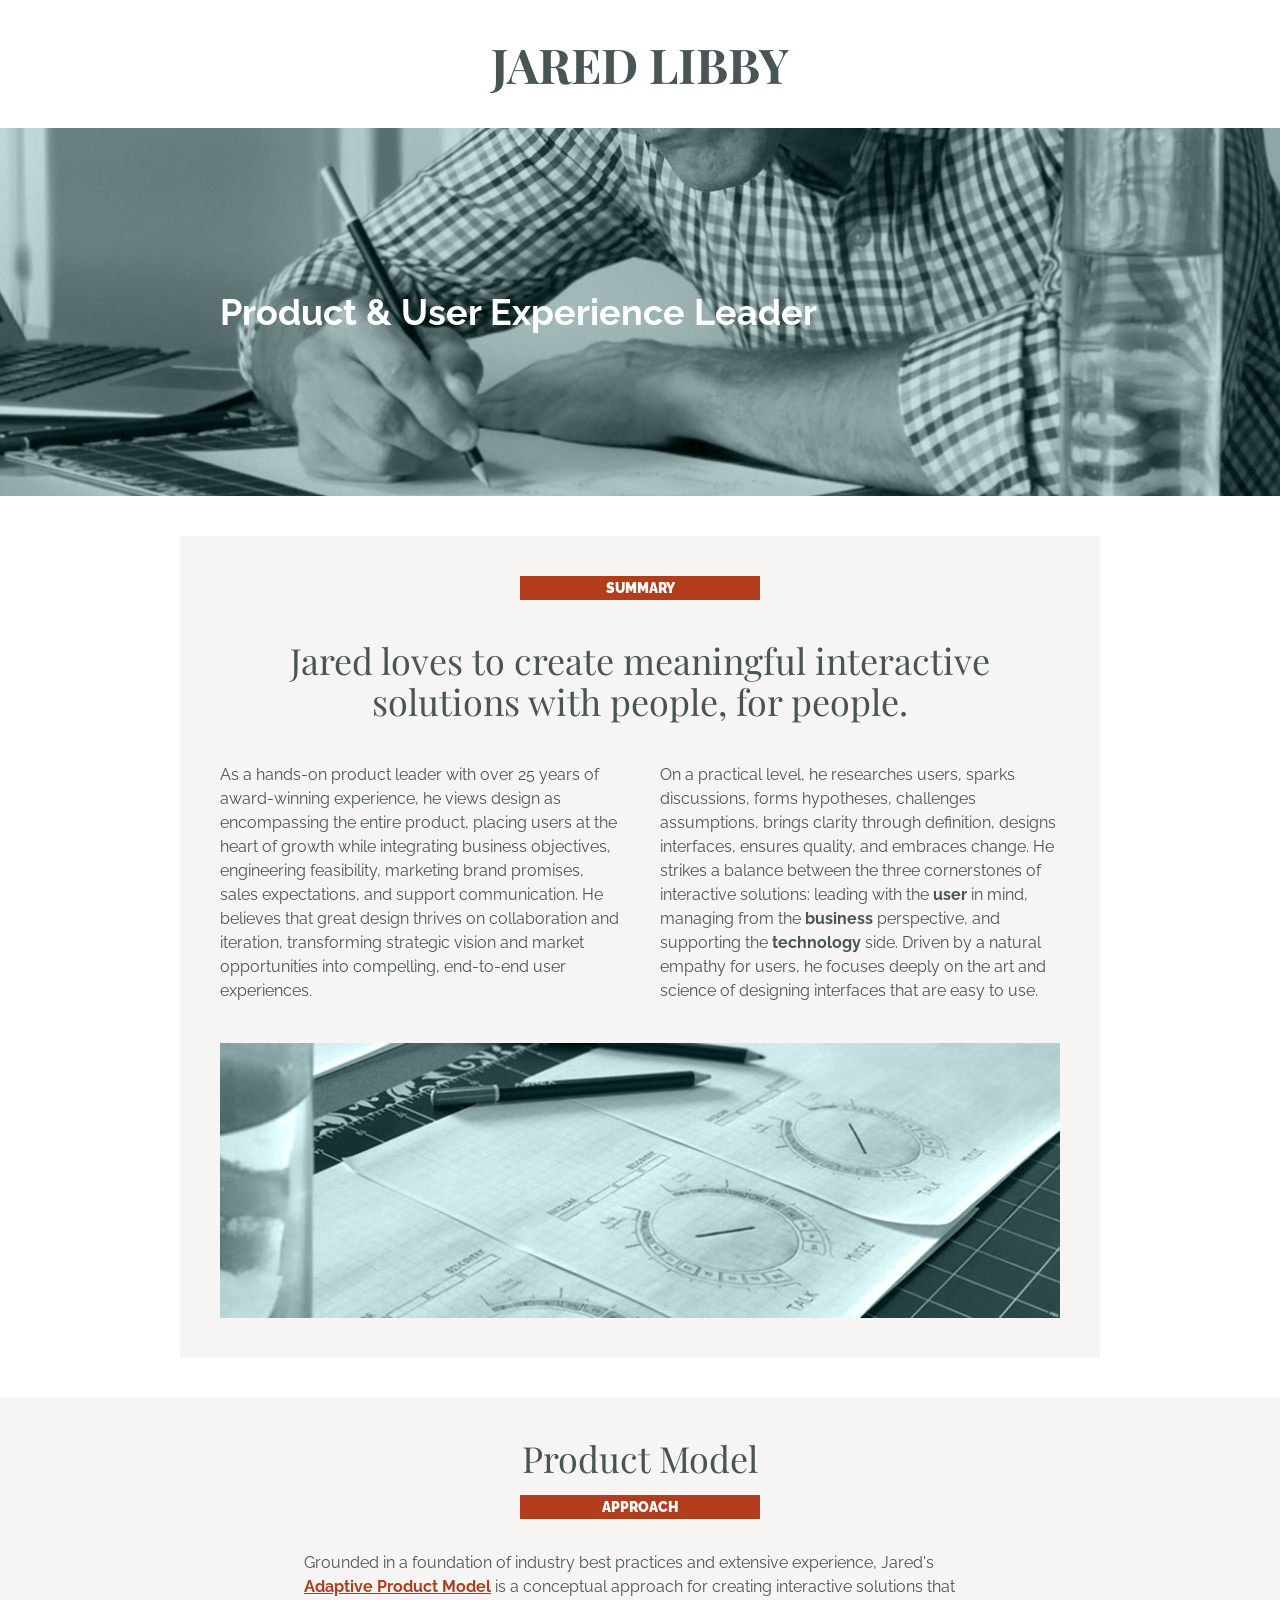
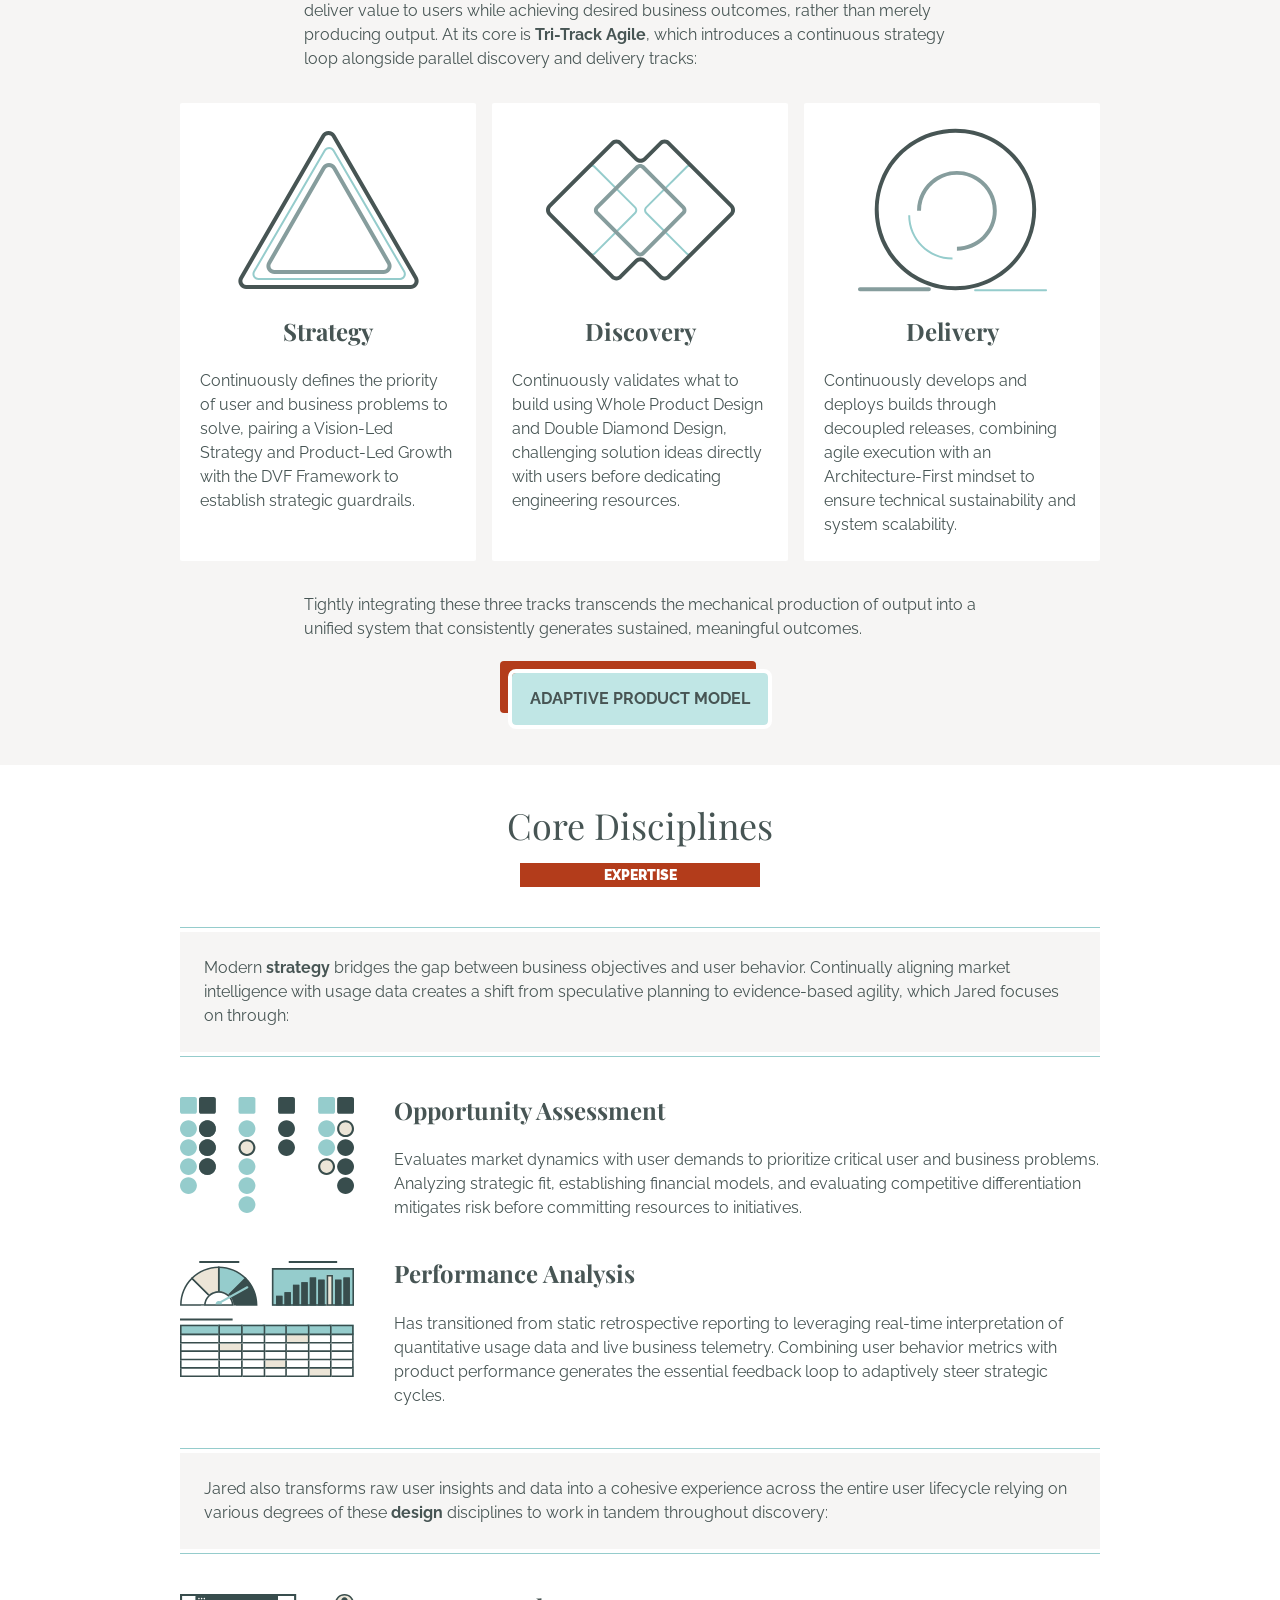
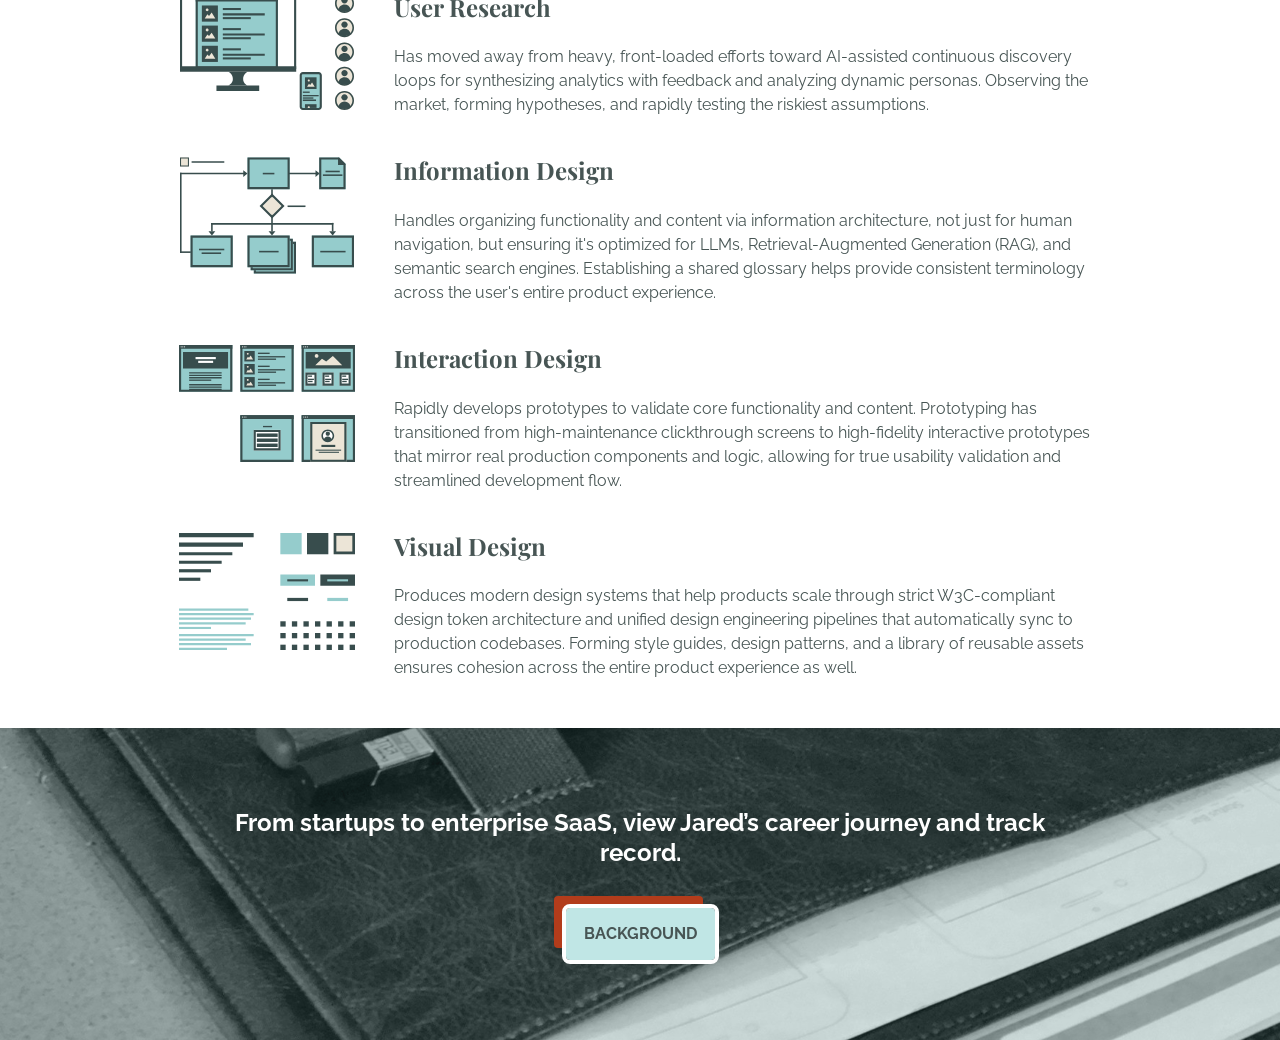
<file: index.html>
<!DOCTYPE html>
<html lang="en">
<head>
    <meta charset="UTF-8">
    <meta name="viewport" content="width=device-width, initial-scale=1.0">
    <title>Jared Libby - Product & User Experience Leader</title>
    <meta name="description" content="Product & User Experience Leader - Jared loves to create meaningful interactive solutions with people, for people." />
    <link rel="preconnect" href="https://fonts.googleapis.com" />
    <link rel="preconnect" href="https://fonts.gstatic.com" crossorigin />
    <link href="https://fonts.googleapis.com/css2?family=Playfair+Display:ital,wght@0,400;0,600;0,700;1,400&family=Raleway:ital,wght@0,400;0,500;0,600;0,700;0,900;1,400&display=swap" rel="stylesheet" />
    <link rel="stylesheet" href="style.css" />
</head>
<body>

    <!-- HEADER SECTION: -->
    <header>
        <div class="site-header">JARED LIBBY</div>
        <section class="hero">
            <img src="assets/image-UI-design-work.jpg" alt="Jared Libby working on UI design sketches" class="hero-image" loading="lazy">
            <div class="hero-content">
                <h1 class="hero-title">Product &amp; User Experience Leader</h1>
            </div>
        </section>
    </header>

    <!-- SUMMARY SECTION: -->
    <main>
        <section class="section summary-section" aria-labelledby="summary-heading">
            <div class="container">
                <div class="summary-box">
                    <div class="summary-label" id="summary-heading">SUMMARY</div>
                    <h2 class="summary-title">Jared loves to create meaningful interactive solutions with people, for people.</h2>
                    <div class="summary-content">
                        <p class="summary-col">As a hands-on product leader with over 25 years of award-winning experience, he views design as encompassing the entire product, placing users at the heart of growth while integrating business objectives, engineering feasibility, marketing brand promises, sales expectations, and support communication. He believes that great design thrives on collaboration and iteration, transforming strategic vision and market opportunities into compelling, end-to-end user experiences.</p>
                        <p class="summary-col">On a practical level, he researches users, sparks discussions, forms hypotheses, challenges assumptions, brings clarity through definition, designs interfaces, ensures quality, and embraces change. He strikes a balance between the three cornerstones of interactive solutions: leading with the <strong>user</strong> in mind, managing from the <strong>business</strong> perspective, and supporting the <strong>technology</strong> side. Driven by a natural empathy for users, he focuses deeply on the art and science of designing interfaces that are easy to use.</p>
                    </div>
                    <img src="assets/image-summary.jpg" alt="Design process sketches" class="summary-image" loading="lazy">
                </div>
            </div>
        </section>
    </main>

    <!-- PRODUCT MODEL SECTION: -->
    <section class="product-model-section" aria-labelledby="product-model-heading">
        <div class="container">
            <div class="product-model-content">
                <header class="section-header">
                    <h2 class="section-title" id="product-model-heading">Product Model</h2>
                    <div class="section-label">APPROACH</div>
                </header>

                <div class="intro-text">
                    <p>Grounded in a foundation of industry best practices and extensive experience, Jared's <a href="adaptiveproductmodel/index.html" class="highlight-underline">Adaptive Product Model</a> is a conceptual approach for creating interactive solutions that deliver value to users while achieving desired business outcomes, rather than merely producing output. At its core is <strong>Tri-Track Agile</strong>, which introduces a continuous strategy loop alongside parallel discovery and delivery tracks:</p>
                </div>

                <div class="model-cards">
                    <article class="card" tabindex="0">
                        <div class="card-icon">
                            <img src="../assets/diagram-strategy-track.svg" alt="Strategy Track diagram" width="189" height="166" />
                        </div>
                        <h3 class="card-title">Strategy</h3>
                        <p class="card-text">Continuously defines the priority of user and business problems to solve, pairing a Vision-Led Strategy and Product-Led Growth with the DVF Framework to establish strategic guardrails.</p>
                    </article>

                    <article class="card" tabindex="0">
                        <div class="card-icon">
                            <img src="../assets/diagram-discovery-track.svg" alt="Discovery Track diagram" width="189" height="166" />
                        </div>
                        <h3 class="card-title">Discovery</h3>
                        <p class="card-text">Continuously validates what to build using Whole Product Design and Double Diamond Design, challenging solution ideas directly with users before dedicating engineering resources.</p>
                    </article>

                    <article class="card" tabindex="0">
                        <div class="card-icon">
                            <img src="../assets/diagram-delivery-track.svg" alt="Delivery Track diagram" width="189" height="166" />
                        </div>
                        <h3 class="card-title">Delivery</h3>
                        <p class="card-text">Continuously develops and deploys builds through decoupled releases, combining agile execution with an Architecture-First mindset to ensure technical sustainability and system scalability.</p>
                    </article>
                </div>

                <div class="outro-text">
                    <p>Tightly integrating these three tracks transcends the mechanical production of output into a unified system that consistently generates sustained, meaningful outcomes.</p>
                </div>
                <a href="adaptiveproductmodel/index.html" class="btn-primary">ADAPTIVE PRODUCT MODEL</a>
            </div>
        </div>
    </section>
   
    <!-- CORE DISCIPLINES SECTION: -->
    <section class="core-disciplines-section" aria-labelledby="core-disciplines-heading">
        <div class="container">
            <div class="core-disciplines-content">
                <header class="section-header">
                    <h2 class="section-title" id="core-disciplines-heading">Core Disciplines</h2>
                    <div class="section-label">EXPERTISE</div>
                </header>

                <div class="discipline-intro">
                    <div class="discipline-hr-group" aria-hidden="true">
                        <div class="discipline-divider"></div>
                        <div class="discipline-divider-thick"></div>
                    </div>
                    <div class="discipline-intro-content">
                        <p class="discipline-intro-text">Modern <strong>strategy</strong> bridges the gap between business objectives and user behavior. Continually aligning market intelligence with usage data creates a shift from speculative planning to evidence-based agility, which Jared focuses on through:</p>
                    </div>
                    <div class="discipline-hr-group" aria-hidden="true">
                        <div class="discipline-divider-thick"></div>
                        <div class="discipline-divider"></div>
                    </div>
                </div>

                <div class="discipline-list">
                    <article class="discipline-item">
                        <div class="discipline-icon" aria-hidden="true">
                            <img src="../assets/graphic-opportunity-assessment.svg" alt="Opportunity Assessment skill" width="174" height="116" />
                        </div>
                        <div class="discipline-text">
                            <h3 class="discipline-title">Opportunity Assessment</h3>
                            <p class="discipline-desc">Evaluates market dynamics with user demands to prioritize critical user and business problems. Analyzing strategic fit, establishing financial models, and evaluating competitive differentiation mitigates risk before committing resources to initiatives.</p>
                        </div>
                    </article>

                    <article class="discipline-item">
                        <div class="discipline-icon" aria-hidden="true">
                            <img src="../assets/graphic-performance-analysis.svg" alt="Performance Analysis skill" width="174" height="116" />
                        </div>
                        <div class="discipline-text">
                            <h3 class="discipline-title">Performance Analysis</h3>
                            <p class="discipline-desc">Has transitioned from static retrospective reporting to leveraging real-time interpretation of quantitative usage data and live business telemetry. Combining user behavior metrics with product performance generates the essential feedback loop to adaptively steer strategic cycles.</p>
                        </div>
                    </article>
                </div>

                <div class="discipline-intro">
                    <div class="discipline-hr-group" aria-hidden="true">
                        <div class="discipline-divider"></div>
                        <div class="discipline-divider-thick"></div>
                    </div>
                    <div class="discipline-intro-content">
                        <p class="discipline-intro-text">Jared also transforms raw user insights and data into a cohesive experience across the entire user lifecycle relying on various degrees of these <strong>design</strong> disciplines to work in tandem throughout discovery:</p>
                    </div>
                    <div class="discipline-hr-group" aria-hidden="true">
                        <div class="discipline-divider-thick"></div>
                        <div class="discipline-divider"></div>
                    </div>
                </div>

                <div class="discipline-list">
                    <article class="discipline-item">
                        <div class="discipline-icon" aria-hidden="true">
                            <img src="../assets/graphic-user-research.svg" alt="User Research skill" width="174" height="116" />
                        </div>
                        <div class="discipline-text">
                            <h3 class="discipline-title">User Research</h3>
                            <p class="discipline-desc">Has moved away from heavy, front-loaded efforts toward AI-assisted continuous discovery loops for synthesizing analytics with feedback and analyzing dynamic personas. Observing the market, forming hypotheses, and rapidly testing the riskiest assumptions.</p>
                        </div>
                    </article>

                    <article class="discipline-item">
                        <div class="discipline-icon" aria-hidden="true">
                            <img src="../assets/graphic-information-design.svg" alt="Information Design skill" width="174" height="117" />
                        </div>
                        <div class="discipline-text">
                            <h3 class="discipline-title">Information Design</h3>
                            <p class="discipline-desc">Handles organizing functionality and content via information architecture, not just for human navigation, but ensuring it's optimized for LLMs, Retrieval-Augmented Generation (RAG), and semantic search engines. Establishing a shared glossary helps provide consistent terminology across the user's entire product experience.</p>
                        </div>
                    </article>

                    <article class="discipline-item">
                        <div class="discipline-icon" aria-hidden="true">
                            <img src="../assets/graphic-interaction-design.svg" alt="Interaction Design skill" width="176" height="117" />
                        </div>
                        <div class="discipline-text">
                            <h3 class="discipline-title">Interaction Design</h3>
                            <p class="discipline-desc">Rapidly develops prototypes to validate core functionality and content. Prototyping has transitioned from high-maintenance clickthrough screens to high-fidelity interactive prototypes that mirror real production components and logic, allowing for true usability validation and streamlined development flow.</p>
                        </div>
                    </article>

                    <article class="discipline-item">
                        <div class="discipline-icon" aria-hidden="true">
                            <img src="../assets/graphic-visual-design.svg" alt="Visual Design skill" width="176" height="117" />
                        </div>
                        <div class="discipline-text">
                            <h3 class="discipline-title">Visual Design</h3>
                            <p class="discipline-desc">Produces modern design systems that help products scale through strict W3C-compliant design token architecture and unified design engineering pipelines that automatically sync to production codebases. Forming style guides, design patterns, and a library of reusable assets ensures cohesion across the entire product experience as well.</p>
                        </div>
                    </article>
                </div>
            </div>
        </div>
    </section>

 <!-- FOOTER SECTION: -->
 <footer class="site-footer">
     <section class="cta-section" aria-labelledby="cta-heading">
         <img src="assets/image-workspace.jpg" alt="Jared's mobile workspace" class="cta-bg-image" loading="lazy">
         <div class="container">
             <div class="cta-content">
                 <h2 class="cta-title" id="cta-heading">From startups to enterprise SaaS, view Jared’s career journey and track record.</h2>
                 <a href="../background/index.html" class="btn-primary">BACKGROUND</a>
             </div>
         </div>
     </section>
 </footer>

</body>
</html>
</file>
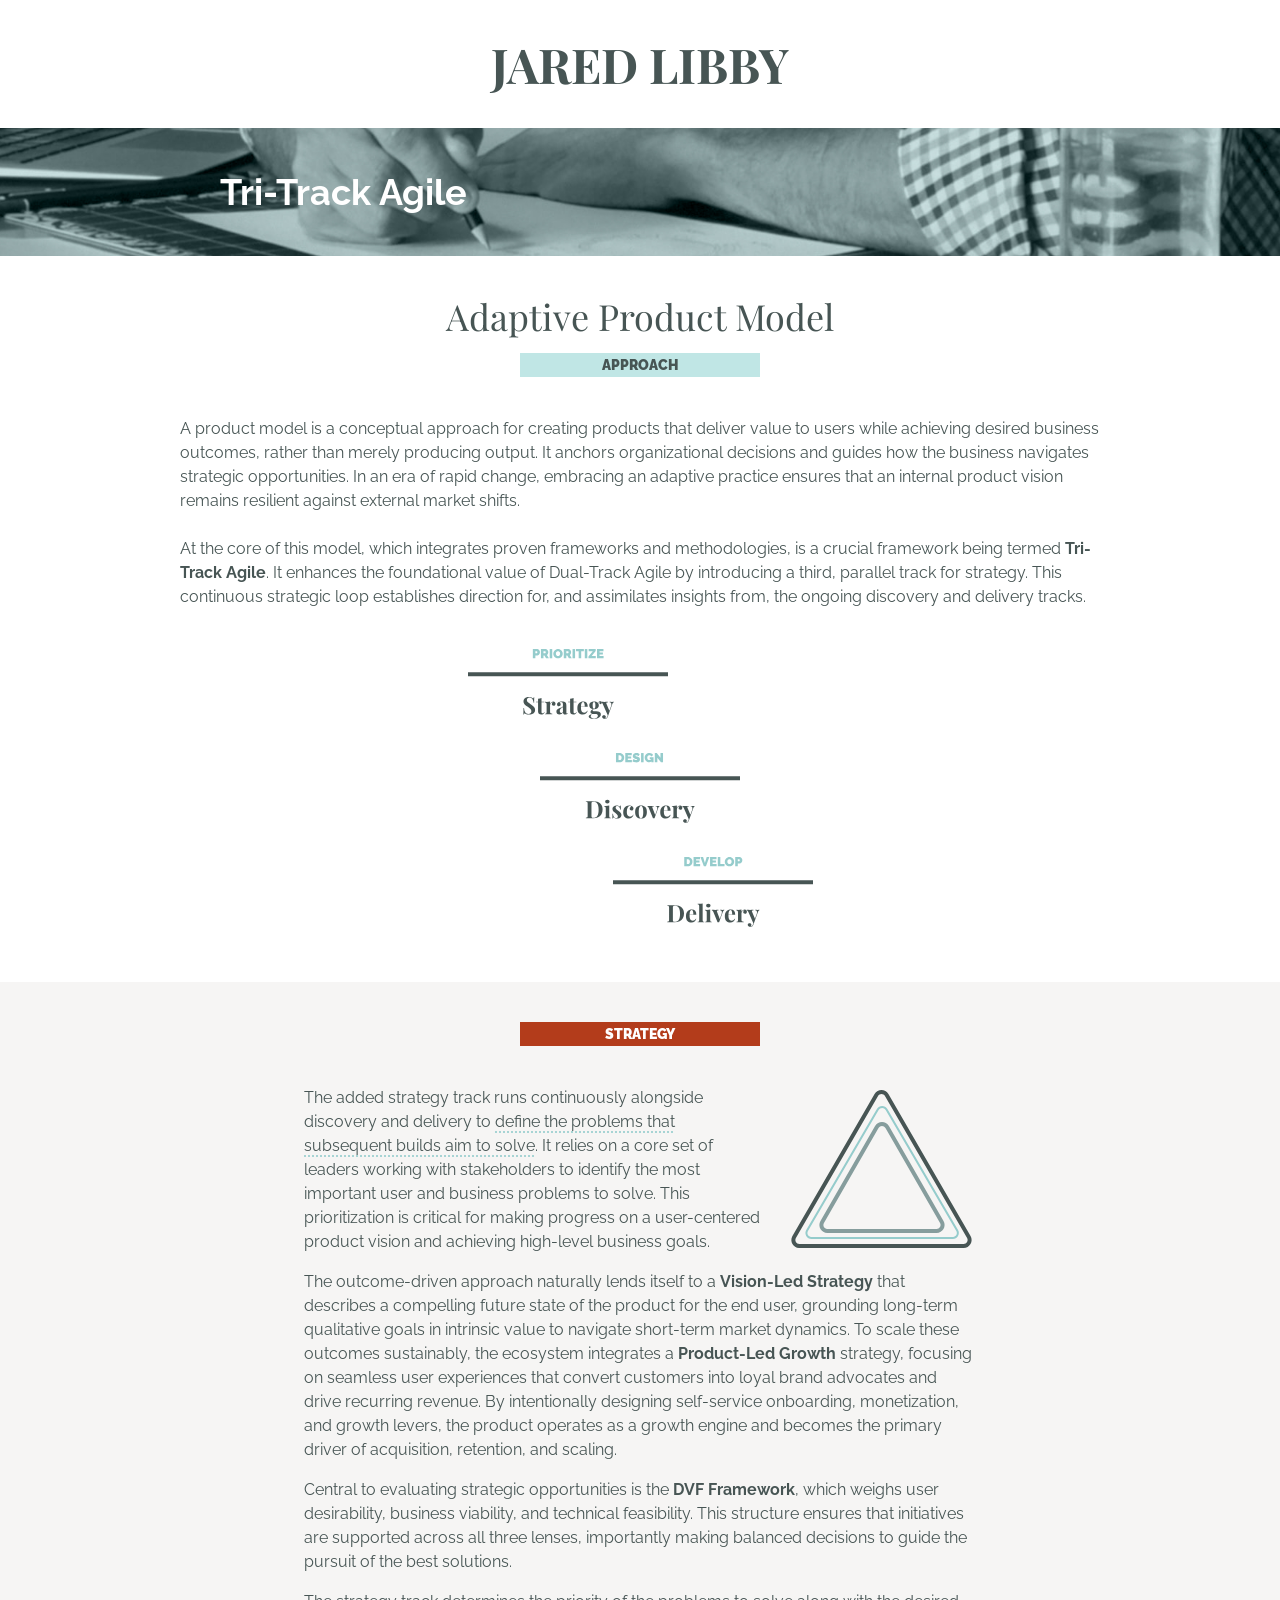
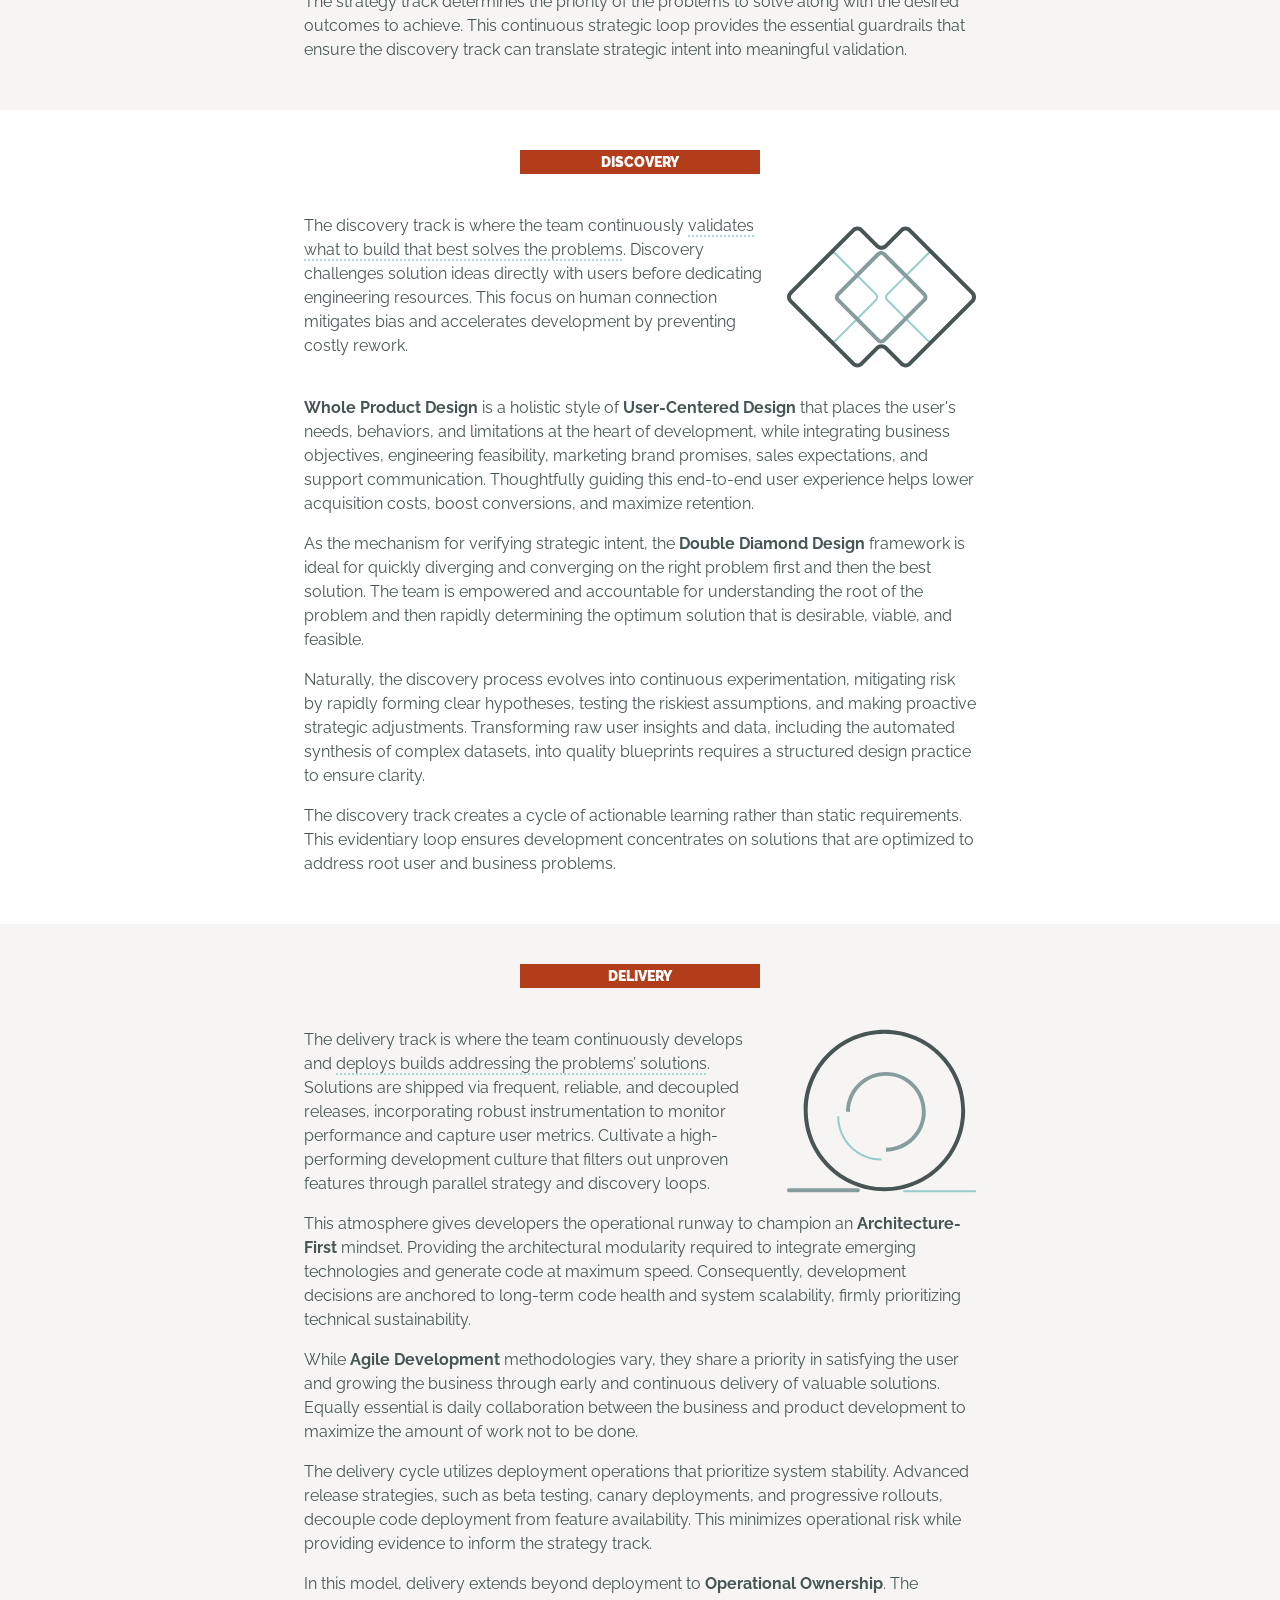
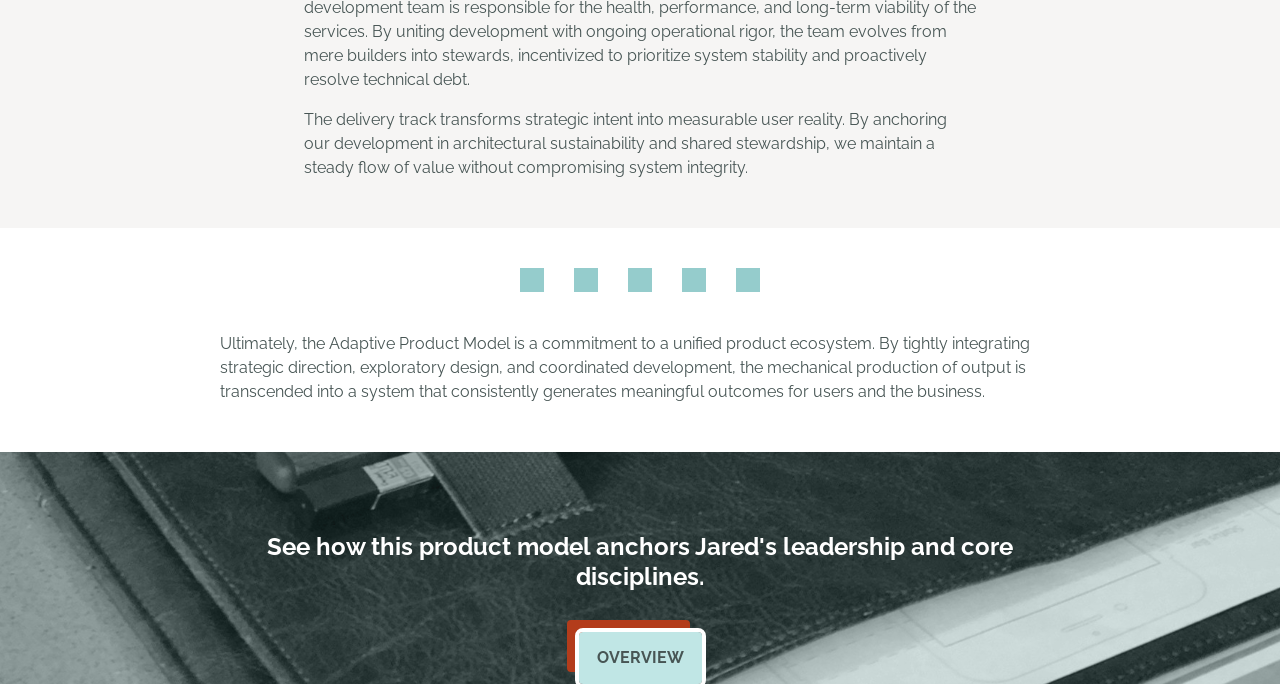
<file: adaptiveproductmodel/index.html>
<!DOCTYPE html>
<html lang="en">
<head>
    <meta charset="UTF-8">
    <meta name="viewport" content="width=device-width, initial-scale=1.0">
    <title>Jared Libby - Product & User Experience Leader</title>
    <meta name="description" content="Product & User Experience Leader - Jared loves to create meaningful interactive solutions with people, for people." />
    <link rel="preconnect" href="https://fonts.googleapis.com" />
    <link rel="preconnect" href="https://fonts.gstatic.com" crossorigin />
    <link href="https://fonts.googleapis.com/css2?family=Playfair+Display:ital,wght@0,400;0,600;0,700;1,400&family=Raleway:ital,wght@0,400;0,500;0,600;0,700;0,900;1,400&display=swap" rel="stylesheet" />
    <link rel="stylesheet" href="../style.css" />
</head>
<body>

    <!-- HEADER SECTION: -->
    <header class="site-header">
        JARED LIBBY
    </header>

    <section class="hero-sub">
        <img src="../assets/image-UI-design-work.jpg" alt="Jared Libby working on UI design sketches" role="presentation" />
        <div class="hero-content">
            <h1 class="hero-title">Tri-Track Agile</h1>
        </div>
    </section>

    <!-- APPROACH SECTION: -->
    <section class="approach-section">
        <div class="approach-content">
            <div class="section-header">
                <h2 class="section-title">Adaptive Product Model</h2>
                <span class="section-label approach-label">APPROACH</span>
            </div>
            
            <div class="approach-intro">
                <p>A product model is a conceptual approach for creating products that deliver value to users while achieving desired business outcomes, rather than merely producing output. It anchors organizational decisions and guides how the business navigates strategic opportunities. In an era of rapid change, embracing an adaptive practice ensures that an internal product vision remains resilient against external market shifts.</p>
                <p>At the core of this model, which integrates proven frameworks and methodologies, is a crucial framework being termed <strong>Tri-Track Agile</strong>. It enhances the foundational value of Dual-Track Agile by introducing a third, parallel track for strategy. This continuous strategic loop establishes direction for, and assimilates insights from, the ongoing discovery and delivery tracks.</p>
            </div>

            <picture class="track-diagram-img">
                <source media="(max-width: 768px)" srcset="../assets/diagram-tri-track-agile-mobile.svg">
                <img src="../assets/diagram-tri-track-agile-desktop.svg" alt="Tri-Track Agile Diagram showing Strategy, Discovery, and Delivery tracks" />
            </picture>
        </div>
    </section>
     
    <!-- STRATEGY SECTION: -->
    <section class="track-section strategy-track">
        <div class="track-content">
            <span class="section-label">STRATEGY</span>
            
            <div class="track-body">
                <div class="track-row">
                    <div class="track-text">
                        <p>The added strategy track runs continuously alongside discovery and delivery to <u>define the problems that subsequent builds aim to solve</u>. It relies on a core set of leaders working with stakeholders to identify the most important user and business problems to solve. This prioritization is critical for making progress on a user-centered product vision and achieving high-level business goals.</p>
                    </div>
                    <div class="track-image">
                        <img src="../assets/diagram-strategy-track.svg" alt="Strategy Track diagram" width="189" height="166" />
                    </div>
                </div>
                <div class="track-text">
                    <p>The outcome-driven approach naturally lends itself to a <strong>Vision-Led Strategy</strong> that describes a compelling future state of the product for the end user, grounding long-term qualitative goals in intrinsic value to navigate short-term market dynamics. To scale these outcomes sustainably, the ecosystem integrates a <strong>Product-Led Growth</strong> strategy, focusing on seamless user experiences that convert customers into loyal brand advocates and drive recurring revenue. By intentionally designing self-service onboarding, monetization, and growth levers, the product operates as a growth engine and becomes the primary driver of acquisition, retention, and scaling.</p>
                    <p>Central to evaluating strategic opportunities is the <strong>DVF Framework</strong>, which weighs user desirability, business viability, and technical feasibility. This structure ensures that initiatives are supported across all three lenses, importantly making balanced decisions to guide the pursuit of the best solutions.</p>
                    <p>The strategy track determines the priority of the problems to solve along with the desired outcomes to achieve. This continuous strategic loop provides the essential guardrails that ensure the discovery track can translate strategic intent into meaningful validation.</p>
                </div>
            </div>
        </div>
    </section>
  
    <!-- DISCOVERY SECTION: -->
    <section class="track-section discovery-track">
        <div class="track-content">
            <span class="section-label">DISCOVERY</span>
            
            <div class="track-body">
                <div class="track-row">
                    <div class="track-text">
                        <p>The discovery track is where the team continuously <u>validates what to build that best solves the problems</u>. Discovery challenges solution ideas directly with users before dedicating engineering resources. This focus on human connection mitigates bias and accelerates development by preventing costly rework.</p>
                    </div>
                    <div class="track-image">
                        <img src="../assets/diagram-discovery-track.svg" alt="Discovery Track diagram" width="189" height="166" />
                    </div>
                </div>
                <div class="track-text">
                    <p><strong>Whole Product Design</strong> is a holistic style of <strong>User-Centered Design</strong> that places the user's needs, behaviors, and limitations at the heart of development, while integrating business objectives, engineering feasibility, marketing brand promises, sales expectations, and support communication. Thoughtfully guiding this end-to-end user experience helps lower acquisition costs, boost conversions, and maximize retention.</p>
                    <p>As the mechanism for verifying strategic intent, the <strong>Double Diamond Design</strong> framework is ideal for quickly diverging and converging on the right problem first and then the best solution. The team is empowered and accountable for understanding the root of the problem and then rapidly determining the optimum solution that is desirable, viable, and feasible.</p>
                    <p>Naturally, the discovery process evolves into continuous experimentation, mitigating risk by rapidly forming clear hypotheses, testing the riskiest assumptions, and making proactive strategic adjustments. Transforming raw user insights and data, including the automated synthesis of complex datasets, into quality blueprints requires a structured design practice to ensure clarity.</p>
                    <p>The discovery track creates a cycle of actionable learning rather than static requirements. This evidentiary loop ensures development concentrates on solutions that are optimized to address root user and business problems.</p>
                </div>
            </div>
        </div>
    </section>
  
    <!-- DELIVERY SECTION: -->
    <section class="track-section delivery-track">
        <div class="track-content">
            <span class="section-label">DELIVERY</span>
            
            <div class="track-body">
                <div class="track-row">
                    <div class="track-text">
                        <p>The delivery track is where the team continuously develops and <u>deploys builds addressing the problems’ solutions</u>. Solutions are shipped via frequent, reliable, and decoupled releases, incorporating robust instrumentation to monitor performance and capture user metrics. Cultivate a high-performing development culture that filters out unproven features through parallel strategy and discovery loops.</p>
                    </div>
                    <div class="track-image">
                        <img src="../assets/diagram-delivery-track.svg" alt="Delivery Track diagram" width="189" height="166" />
                    </div>
                </div>
                <div class="track-text">
                    <p>This atmosphere gives developers the operational runway to champion an <strong>Architecture-First</strong> mindset. Providing the architectural modularity required to integrate emerging technologies and generate code at maximum speed. Consequently, development decisions are anchored to long-term code health and system scalability, firmly prioritizing technical sustainability.</p>
                    <p>While <strong>Agile Development</strong> methodologies vary, they share a priority in satisfying the user and growing the business through early and continuous delivery of valuable solutions. Equally essential is daily collaboration between the business and product development to maximize the amount of work not to be done.</p>
                    <p>The delivery cycle utilizes deployment operations that prioritize system stability. Advanced release strategies, such as beta testing, canary deployments, and progressive rollouts, decouple code deployment from feature availability. This minimizes operational risk while providing evidence to inform the strategy track.</p>
                    <p>In this model, delivery extends beyond deployment to <strong>Operational Ownership</strong>. The development team is responsible for the health, performance, and long-term viability of the services. By uniting development with ongoing operational rigor, the team evolves from mere builders into stewards, incentivized to prioritize system stability and proactively resolve technical debt.</p>
                    <p>The delivery track transforms strategic intent into measurable user reality. By anchoring our development in architectural sustainability and shared stewardship, we maintain a steady flow of value without compromising system integrity.</p>
                </div>
            </div>
        </div>
    </section>

    <!-- CONCLUSION SECTION: -->    
    <section class="conclusion-section">
        <div class="conclusion-content">
            <img src="../assets/hr-blocks.svg" alt="horizontal rule of blocks" width="240" height="24" class="conclusion-divider" />
            <p class="conclusion-text">Ultimately, the Adaptive Product Model is a commitment to a unified product ecosystem. By tightly integrating strategic direction, exploratory design, and coordinated development, the mechanical production of output is transcended into a system that consistently generates meaningful outcomes for users and the business.</p>
        </div>
    </section>

    <!-- FOOTER SECTION: -->  
    <footer class="site-footer">
        <section class="cta-section">
            <img src="../assets/image-workspace.jpg" alt="Jared's mobile workspace" class="cta-bg-image" role="presentation" />
            <div class="cta-content">
                <h2 class="cta-title">See how this product model anchors Jared's leadership and core disciplines.</h2>
                <a href="../index.html" class="btn-primary">OVERVIEW</a>
            </div>
        </section>
    </footer>

</body>
</html>
</file>
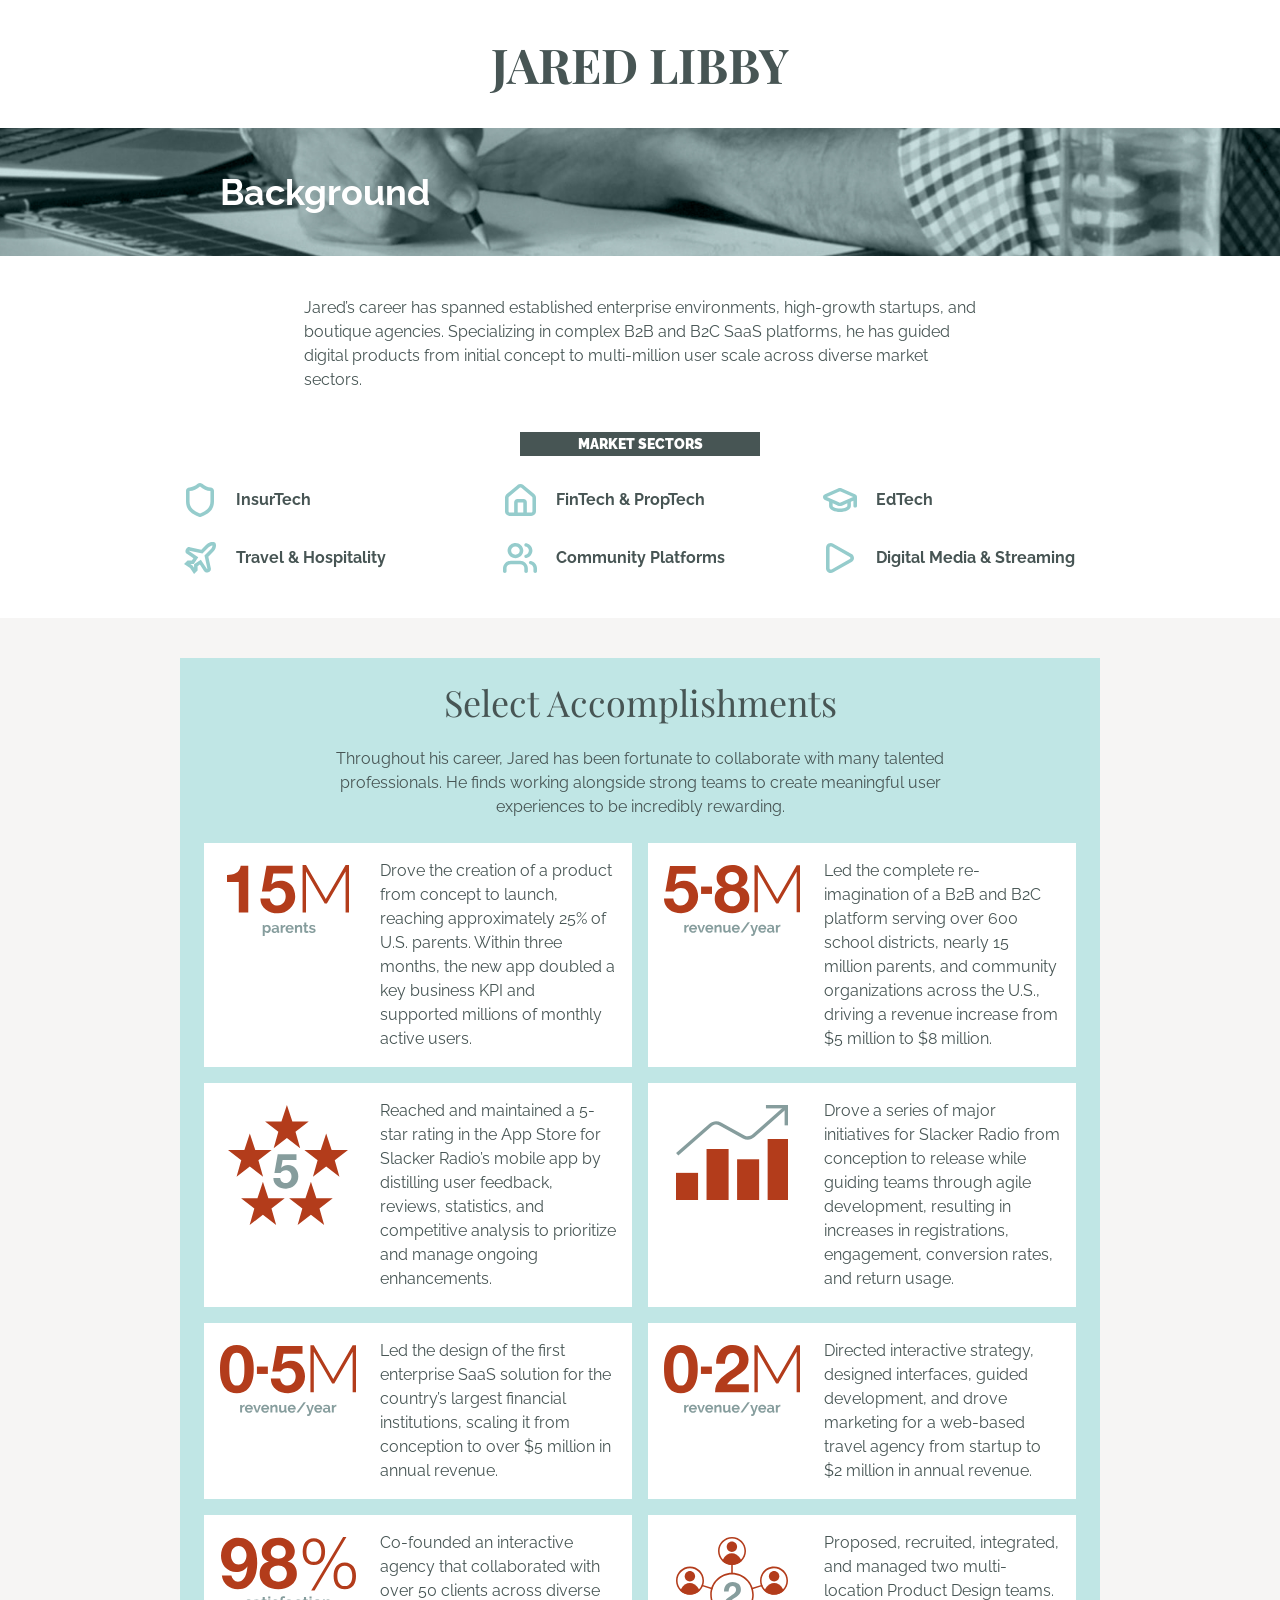
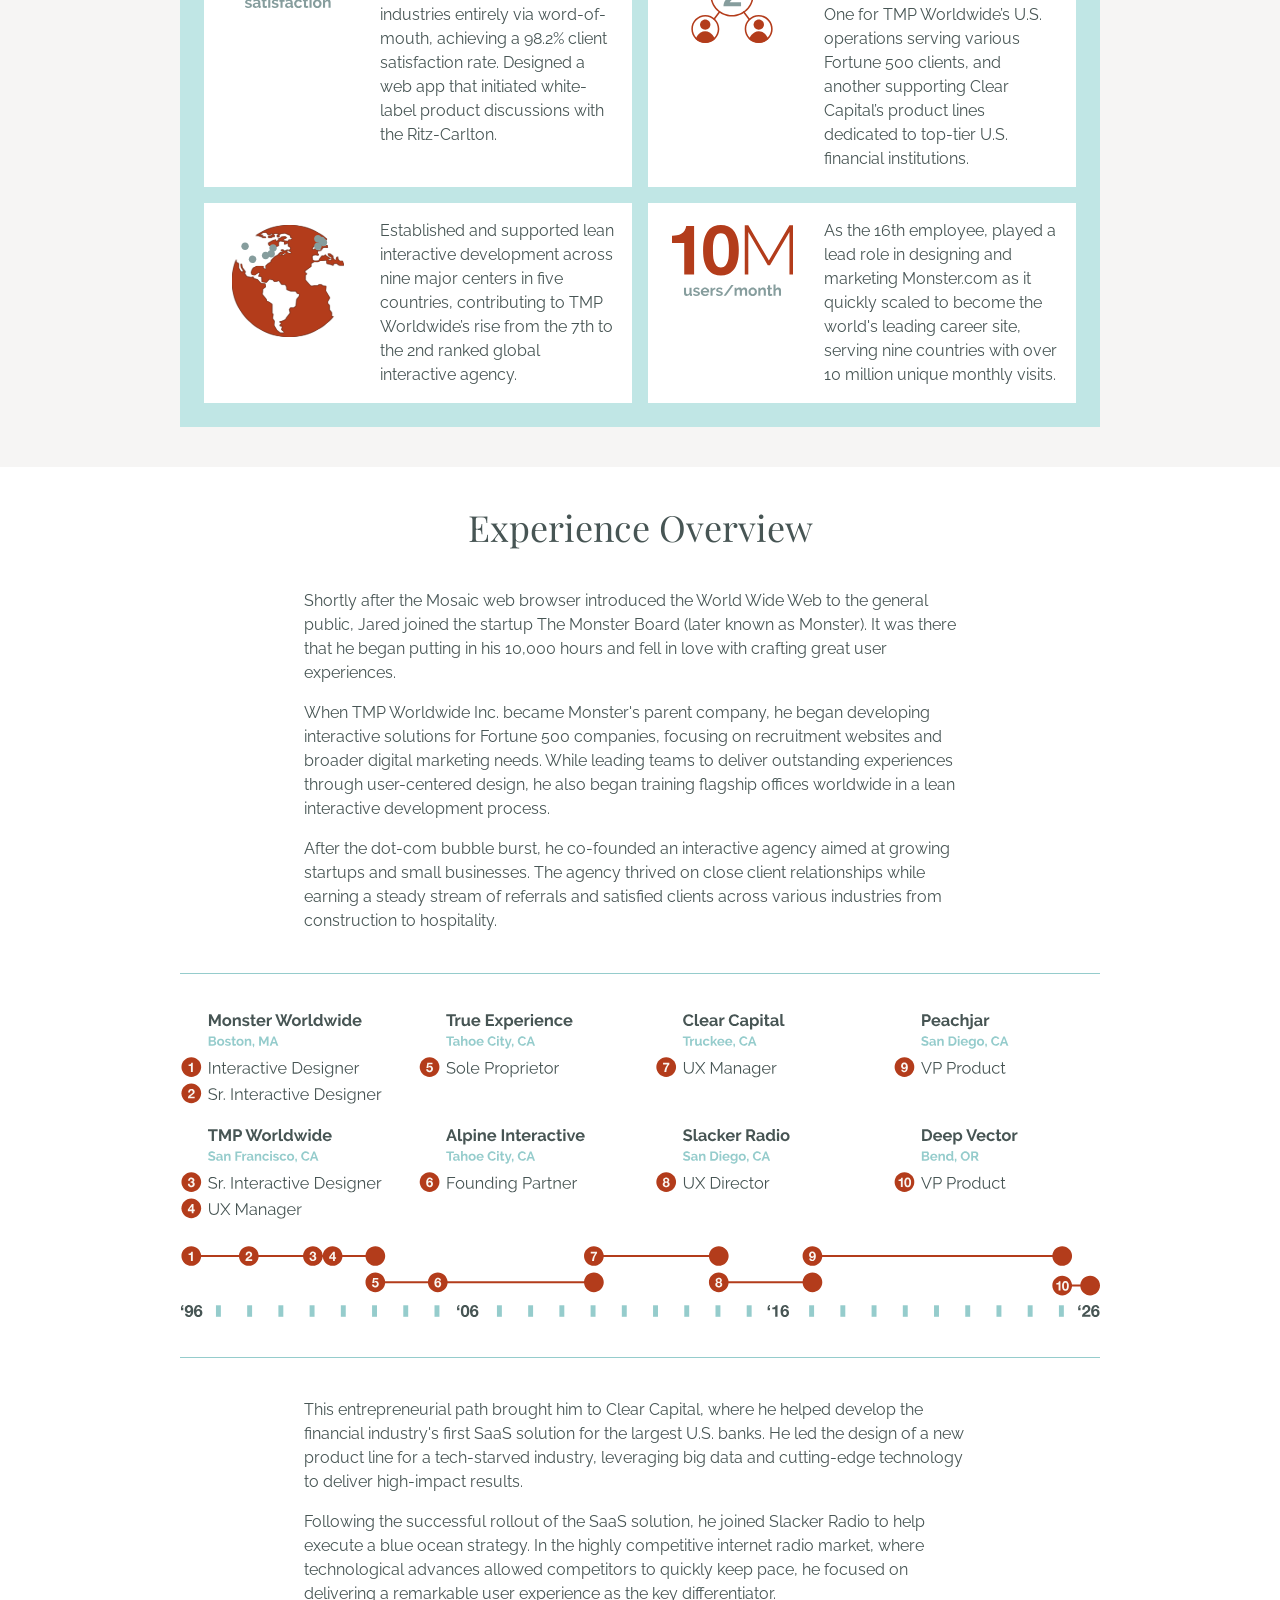
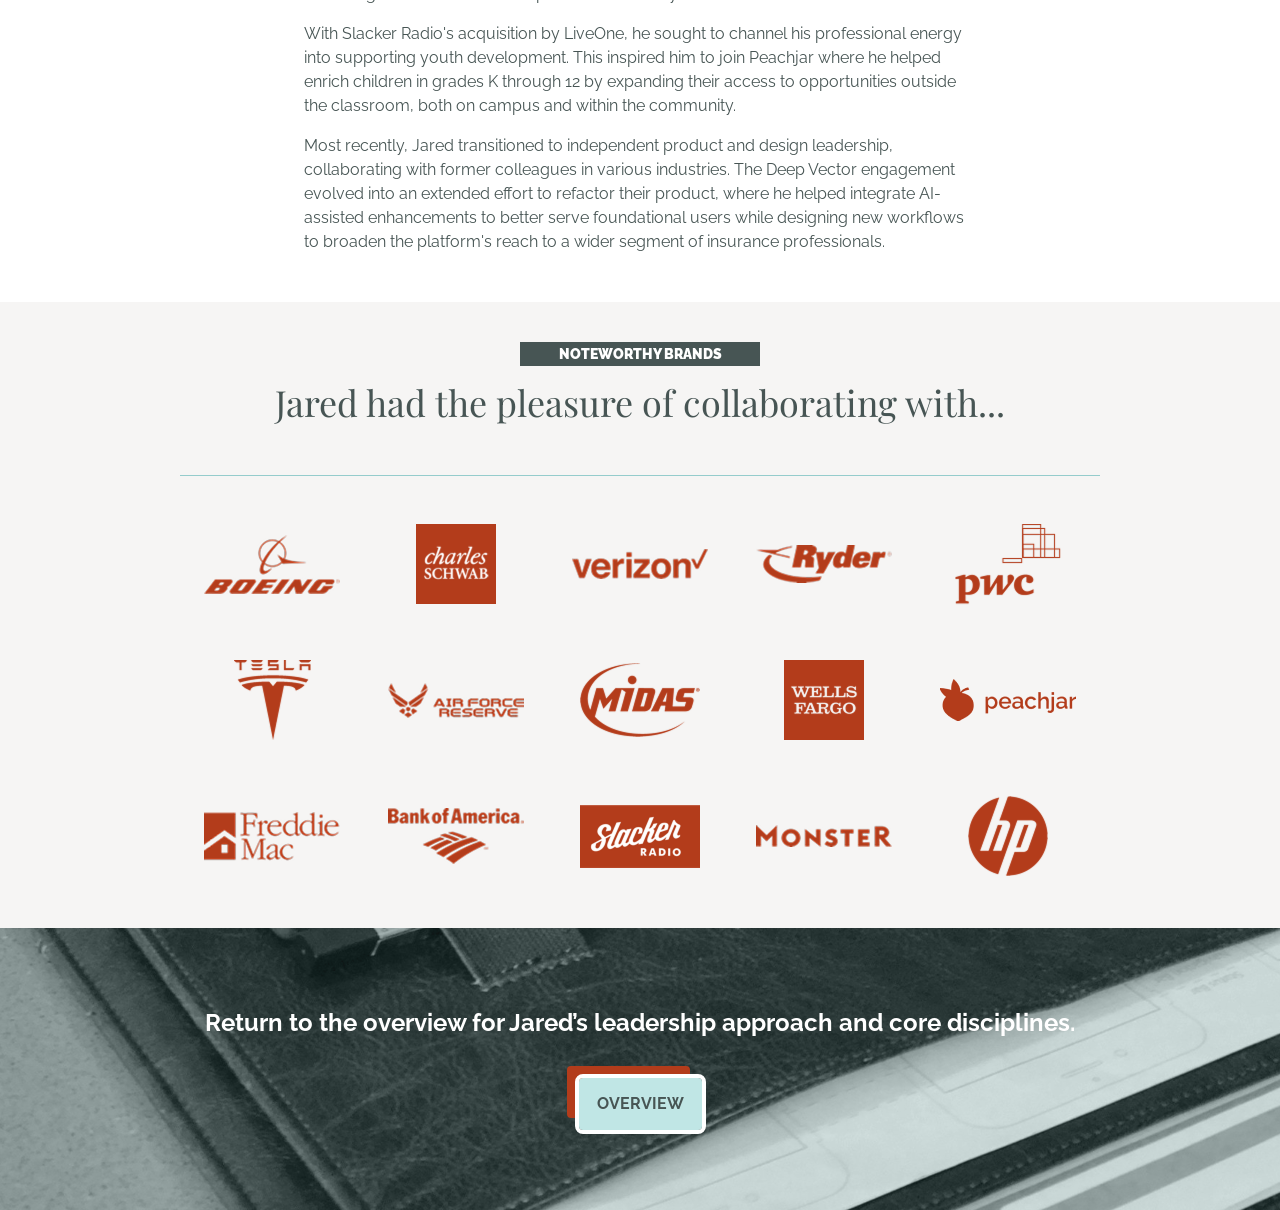
<file: background/index.html>
<!DOCTYPE html>
<html lang="en">
<head>
    <meta charset="UTF-8">
    <meta name="viewport" content="width=device-width, initial-scale=1.0">
    <title>Jared Libby's Background - Product & User Experience Leader</title>
    <meta name="description" content="Product & User Experience Leader - Jared loves to create meaningful interactive solutions with people, for people." />
    <link rel="preconnect" href="https://fonts.googleapis.com" />
    <link rel="preconnect" href="https://fonts.gstatic.com" crossorigin />
    <link href="https://fonts.googleapis.com/css2?family=Playfair+Display:ital,wght@0,400;0,600;0,700;1,400&family=Raleway:ital,wght@0,400;0,500;0,600;0,700;0,900;1,400&display=swap" rel="stylesheet" />
    <link rel="stylesheet" href="../style.css" />
</head>
<body>
    
    <!-- HEADER SECTION: -->
    <header class="site-header">
        JARED LIBBY
    </header>

    <section class="hero-sub" aria-label="Background">
        <img src="../assets/image-UI-design-work.jpg" alt="Jared Libby working on UI design sketches" aria-hidden="true" />
        <div class="hero-content">
            <h1 class="hero-title">Background</h1>
        </div>
    </section>

    <!-- SECTORS SECTION: -->
    <section class="sectors-section" aria-label="Market Sectors">
        <div class="sectors-content">
            <p class="sectors-intro">
                Jared’s career has spanned established enterprise environments, high-growth startups, and boutique agencies.  Specializing in complex B2B and B2C SaaS platforms, he has guided digital products from initial concept to multi-million user scale across diverse market sectors.
            </p>
            <div class="sectors-block">
                <span class="sectors-label">MARKET SECTORS</span>
                <div class="sectors-grid">
                    <div class="sectors-row">
                        <div class="sector-item">
                            <div class="sector-icon">
                                <img src="../assets/icon-shield.svg" alt="" width="28" height="34" aria-hidden="true" />
                            </div>
                            <span>InsurTech</span>
                        </div>
                        <div class="sector-item">
                            <div class="sector-icon">
                                <img src="../assets/icon-property.svg" alt="" width="31" height="32" aria-hidden="true" />
                            </div>
                            <span>FinTech & PropTech</span>
                        </div>
                        <div class="sector-item">
                            <div class="sector-icon">
                                <img src="../assets/icon-education.svg" alt="" width="34" height="24" aria-hidden="true" />
                            </div>
                            <span>EdTech</span>
                        </div>
                    </div>
                    <div class="sectors-row">
                        <div class="sector-item">
                            <div class="sector-icon">
                                <img src="../assets/icon-travel.svg" alt="" width="32" height="32" aria-hidden="true" />
                            </div>
                            <span>Travel & Hospitality</span>
                        </div>
                        <div class="sector-item">
                            <div class="sector-icon">
                                <img src="../assets/icon-community.svg" alt="" width="34" height="30" aria-hidden="true" />
                            </div>
                            <span>Community Platforms</span>
                        </div>
                        <div class="sector-item">
                            <div class="sector-icon">
                                <img src="../assets/icon-media.svg" alt="" width="28" height="30" aria-hidden="true" />
                            </div>
                            <span>Digital Media & Streaming</span>
                        </div>
                    </div>
                </div>
            </div>
        </div>
    </section>

    <!-- ACCOMPLISHMENTS SECTION: -->
    <section class="accomplishments-section" aria-labelledby="accomplishments-title">
        <div class="accomplishments-container">
            <header class="accomplishments-header">
                <h2 id="accomplishments-title" class="accomplishments-title">Select Accomplishments</h2>
                <p class="accomplishments-intro">
                    Throughout his career, Jared has been fortunate to collaborate with many talented professionals. He finds working alongside strong teams to create meaningful user experiences to be incredibly rewarding.
                </p>
            </header>
            <div class="accomplishments-grid">
                <article class="accomplishment-card">
                    <div class="accomplishment-icon">
                        <img src="../assets/stat-15M-parents.svg" alt="15 Million Parents" width="122" height="71" />
                    </div>
                    <p class="accomplishment-text">
                        Drove the creation of a product from concept to launch, reaching approximately 25% of U.S. parents.  Within three months, the new app doubled a key business KPI and supported millions of monthly active users.
                    </p>
                </article>
                <article class="accomplishment-card">
                    <div class="accomplishment-icon">
                        <img src="../assets/stat-5-8M-revenue-per-year.svg" alt="5 to 8 Million Revenue Per Year" width="137" height="71" />
                    </div>
                    <p class="accomplishment-text">
                        Led the complete re-imagination of a B2B and B2C platform serving over 600 school districts, nearly 15 million parents, and community organizations across the U.S., driving a revenue increase from $5 million to $8 million.
                    </p>
                </article>
                <article class="accomplishment-card">
                    <div class="accomplishment-icon">
                        <img src="../assets/stat-5-star-rating.svg" alt="5 Star App Store Rating" width="120" height="120" />
                    </div>
                    <p class="accomplishment-text">
                        Reached and maintained a 5-star rating in the App Store for Slacker Radio’s mobile app by distilling user feedback, reviews, statistics, and competitive analysis to prioritize and manage ongoing enhancements.
                    </p>
                </article>
                <article class="accomplishment-card">
                    <div class="accomplishment-icon">
                        <img src="../assets/stat-increased-KPIs.svg" alt="Increased KPIs" width="112" height="95" />
                    </div>
                    <p class="accomplishment-text">
                        Drove a series of major initiatives for Slacker Radio from conception to release while guiding teams through agile development, resulting in increases in registrations, engagement, conversion rates, and return usage.
                    </p>
                </article>
                <article class="accomplishment-card">
                    <div class="accomplishment-icon">
                        <img src="../assets/stat-0-5M-revenue-per-year.svg" alt="0 to 5 Million Revenue Per Year" width="136" height="71" />
                    </div>
                    <p class="accomplishment-text">
                        Led the design of the first enterprise SaaS solution for the country’s largest financial institutions, scaling it from conception to over $5 million in annual revenue.
                    </p>
                </article>
                <article class="accomplishment-card">
                    <div class="accomplishment-icon">
                        <img src="../assets/stat-0-2M-revenue-per-year.svg" alt="0 to 2 Million Revenue Per Year" width="137" height="71" />
                    </div>
                    <p class="accomplishment-text">
                        Directed interactive strategy, designed interfaces, guided development, and drove marketing for a web-based travel agency from startup to $2 million in annual revenue.
                    </p>
                </article>
                <article class="accomplishment-card">
                    <div class="accomplishment-icon">
                        <img src="../assets/stat-98-percent-satisfaction.svg" alt="98 Percent Client Satisfaction" width="135" height="71" />
                    </div>
                    <p class="accomplishment-text">
                        Co-founded an interactive agency that collaborated with over 50 clients across diverse industries entirely via word-of-mouth, achieving a 98.2% client satisfaction rate. Designed a web app that initiated white-label product discussions with the Ritz-Carlton.
                    </p>
                </article>
                <article class="accomplishment-card">
                    <div class="accomplishment-icon">
                        <img src="../assets/stat-2-remote-teams.svg" alt="Managed 2 Remote Teams" width="112" height="106" />
                    </div>
                    <p class="accomplishment-text">
                        Proposed, recruited, integrated, and managed two multi-location Product Design teams.  One for TMP Worldwide’s U.S. operations serving various Fortune 500 clients, and another supporting Clear Capital’s product lines dedicated to top-tier U.S. financial institutions.
                    </p>
                </article>
                <article class="accomplishment-card">
                    <div class="accomplishment-icon">
                        <img src="../assets/stat-worldwide-training.svg" alt="Worldwide Training" width="112" height="112" />
                    </div>
                    <p class="accomplishment-text">
                        Established and supported lean interactive development across nine major centers in five countries, contributing to TMP Worldwide’s rise from the 7th to the 2nd ranked global interactive agency.
                    </p>
                </article>
                <article class="accomplishment-card">
                    <div class="accomplishment-icon">
                        <img src="../assets/stat-10M-users-per-month.svg" alt="10 Million Users Per Month" width="121" height="71" />
                    </div>
                    <p class="accomplishment-text">
                        As the 16th employee, played a lead role in designing and marketing Monster.com as it quickly scaled to become the world's leading career site, serving nine countries with over 10 million unique monthly visits.
                    </p>
                </article>
            </div>
        </div>
    </section>

    <!-- EXPERIENCE SECTION: -->
    <section class="experience-section" aria-labelledby="experience-title">
        <div class="experience-content">
            <h2 id="experience-title" class="experience-title">Experience Overview</h2>
            <div class="experience-text">
                <p>Shortly after the Mosaic web browser introduced the World Wide Web to the general public, Jared joined the startup The Monster Board (later known as Monster). It was there that he began putting in his 10,000 hours and fell in love with crafting great user experiences.</p>
                <p>When TMP Worldwide Inc. became Monster's parent company, he began developing interactive solutions for Fortune 500 companies, focusing on recruitment websites and broader digital marketing needs. While leading teams to deliver outstanding experiences through user-centered design, he also began training flagship offices worldwide in a lean interactive development process.</p>
                <p>After the dot-com bubble burst, he co-founded an interactive agency aimed at growing startups and small businesses. The agency thrived on close client relationships while earning a steady stream of referrals and satisfied clients across various industries from construction to hospitality.</p>
            </div>
            <div class="experience-divider" aria-hidden="true"></div>
            <img src="../assets/graphic-work-experience-timeline.svg" alt="Visual timeline of Jared's work experience" class="experience-timeline" width="919" height="303" />
            <div class="experience-divider" aria-hidden="true"></div>
            <div class="experience-text">
                <p>This entrepreneurial path brought him to Clear Capital, where he helped develop the financial industry's first SaaS solution for the largest U.S. banks. He led the design of a new product line for a tech-starved industry, leveraging big data and cutting-edge technology to deliver high-impact results.</p>
                <p>Following the successful rollout of the SaaS solution, he joined Slacker Radio to help execute a blue ocean strategy. In the highly competitive internet radio market, where technological advances allowed competitors to quickly keep pace, he focused on delivering a remarkable user experience as the key differentiator.</p>
                <p>With Slacker Radio's acquisition by LiveOne, he sought to channel his professional energy into supporting youth development. This inspired him to join Peachjar where he helped enrich children in grades K through 12 by expanding their access to opportunities outside the classroom, both on campus and within the community.</p>
                <p>Most recently, Jared transitioned to independent product and design leadership, collaborating with former colleagues in various industries. The Deep Vector engagement evolved into an extended effort to refactor their product, where he helped integrate AI-assisted enhancements to better serve foundational users while designing new workflows to broaden the platform's reach to a wider segment of insurance professionals.</p>
            </div>
        </div>
    </section>

    <!-- BRANDS SECTION: -->
    <section class="brands-section" aria-labelledby="brands-title">
        <div class="brands-content">
            <header class="brands-header">
                <span class="brands-label">NOTEWORTHY BRANDS</span>
                <h2 id="brands-title" class="brands-title">Jared had the pleasure of collaborating with...</h2>
            </header>
            <div class="brands-divider" aria-hidden="true"></div>
            <div class="brands-grid">
                <div class="brand-logo"><img src="../assets/logo-boeing.png" alt="Boeing" width="136" height="59" /></div>
                <div class="brand-logo"><img src="../assets/logo-charles-schwab.png" alt="Charles Schwab" width="80" height="80" /></div>
                <div class="brand-logo"><img src="../assets/logo-verizon.png" alt="Verizon" width="136" height="30" /></div>
                <div class="brand-logo"><img src="../assets/logo-ryder.png" alt="Ryder" width="136" height="38" /></div>
                <div class="brand-logo"><img src="../assets/logo-pwc.png" alt="PriceWaterhouseCoopers" width="106" height="81" /></div>
                
                <div class="brand-logo"><img src="../assets/logo-tesla.png" alt="Tesla" width="77" height="80" /></div>
                <div class="brand-logo hide-mobile"><img src="../assets/logo-air-force-reserve.png" alt="Air Force Reserve" width="136" height="35" /></div>
                <div class="brand-logo"><img src="../assets/logo-midas.png" alt="Midas" width="120" height="74" /></div>
                <div class="brand-logo"><img src="../assets/logo-wells-fargo.png" alt="Wells Fargo" width="80" height="80" /></div>
                <div class="brand-logo"><img src="../assets/logo-peachjar.png" alt="Peachjar" width="136" height="80" /></div>
                
                <div class="brand-logo"><img src="../assets/logo-freddie-mac.png" alt="Freddie Mac" width="136" height="49" /></div>
                <div class="brand-logo"><img src="../assets/logo-bank-of-america.png" alt="Bank of America" width="136" height="56" /></div>
                <div class="brand-logo"><img src="../assets/logo-slacker-radio.png" alt="Slacker Radio" width="120" height="63" /></div>
                <div class="brand-logo"><img src="../assets/logo-monster.png" alt="Monster" width="136" height="22" /></div>
                <div class="brand-logo"><img src="../assets/logo-hp.png" alt="HP" width="80" height="80" /></div>
            </div>
        </div>
    </section>

    <!-- FOOTER SECTION: -->  
    <footer class="site-footer">
        <section class="cta-section">
            <img src="../assets/image-workspace.jpg" alt="Jared's mobile workspace" class="cta-bg-image" role="presentation" />
            <div class="cta-content">
                <h2 class="cta-title">Return to the overview for Jared’s leadership approach and core disciplines.</h2>
                <a href="../index.html" class="btn-primary">OVERVIEW</a>
            </div>
        </section>
    </footer>

    <!-- FOOTER SECTION: 
    <footer class="site-footer">
        <section class="cta-section" aria-label="Call to Action">
            <img src="../assets/image-workspace.jpg" alt="Jared's mobile workspace" class="cta-bg-image" aria-hidden="true" />
            <div class="cta-content">
                <h2 class="cta-title">For more accomplishments, testimonials and more, please check out Jared's LinkedIn profile.</h2>
                <a href="https://www.linkedin.com/in/jaredlibby" target="_blank" rel="noopener noreferrer" class="btn-primary">
                    LINKEDIN PROFILE
                </a>
            </div>
        </section>
    </footer> -->

</body>
</html>
</file>
<file: style.css>
:root {
  /* layout */
  --header-height: 128px;
  --container-wide: 1200px;

  /* colour/primitive */
  --color-white: #ffffff;
  --color-black: #475554;
  --color-brand-50: #eff7f7;
  --color-brand-100: #e5f3f3;
  --color-brand-200: #d9eded;
  --color-brand-300: #c0e6e5;
  --color-brand-400: #b4d9d9;
  --color-brand-500: #95cccc;
  --color-brand-600: #869d9d;
  --color-brand-700: #637575;
  --color-brand-800: #475554;
  --color-brand-900: #293131;
  --color-brand-950: #0f1212;
  --color-neutral-50: #f6f5f4;
  --color-neutral-100: #efeeec;
  --color-neutral-200: #e7e4df;
  --color-neutral-300: #d9d5cf;
  --color-neutral-400: #c8c5bf;
  --color-neutral-500: #b5b0a8;
  --color-neutral-600: #8e8b88;
  --color-neutral-700: #6a6866;
  --color-neutral-800: #4d4b49;
  --color-neutral-900: #2d2c2b;
  --color-neutral-950: #111010;
  --color-rust-red-50: #fff0ea;
  --color-rust-red-100: #ffd7c8;
  --color-rust-red-200: #ffbaa4;
  --color-rust-red-300: #f19982;
  --color-rust-red-400: #cd7963;
  --color-rust-red-500: #b33c1b;
  --color-rust-red-600: #774638;
  --color-rust-red-700: #5c342a;
  --color-rust-red-800: #44271f;
  --color-rust-red-900: #2b1813;
  --color-rust-red-950: #120b09;

  /* colour/semantic */
  --color-background: var(--color-white);
  --color-surface: var(--color-white);
  --color-overlay: var(--color-neutral-950);
  --color-foreground: var(--color-neutral-950);
  --color-foreground-muted: var(--color-neutral-600);
  --color-primary: var(--color-brand-500);
  --color-primary-foreground: var(--color-white);
  --color-primary-hover: var(--color-brand-600);
  --color-primary-pressed: var(--color-brand-700);
  --color-neutral: var(--color-neutral-100);
  --color-neutral-foreground: var(--color-neutral-900);
  --color-danger: var(--color-brand-500);
  --color-danger-foreground: var(--color-white);
  --color-danger-hover: var(--color-brand-600);
  --color-danger-pressed: var(--color-brand-700);
  --color-border: var(--color-neutral-200);
  --color-border-hover: var(--color-neutral-300);
  --color-border-focus: var(--color-brand-500);
  --color-input-border: var(--color-neutral-300);
  --color-toggle-off: var(--color-neutral-300);
  --color-toggle-on: var(--color-brand-500);
  --color-indicator: var(--color-white);
  --color-disabled: var(--color-neutral-100);
  --color-disabled-foreground: var(--color-neutral-400);
  --color-success: var(--color-brand-500);
  --color-success-foreground: var(--color-brand-50);
  --color-warning: var(--color-brand-500);
  --color-warning-foreground: var(--color-brand-50);
  --color-info: var(--color-brand-500);
  --color-info-foreground: var(--color-brand-50);

  /* typography/primitive */
  --type-font-family-raleway: Raleway;
  --type-font-family-playfair: Playfair Display;
  --type-font-size-xs: 12px;
  --type-font-size-sm: 14px;
  --type-font-size-base: 16px;
  --type-font-size-lg: 18px;
  --type-font-size-xl: 20px;
  --type-font-size-2xl: 24px;
  --type-font-size-3xl: 30px;
  --type-font-size-4xl: 36px;
  --type-font-size-5xl: 48px;

  /* typography/semantic */
  --type-heading-xl-size: var(--type-font-size-5xl);
  --type-heading-xl-weight: 700;
  --type-heading-lg-size: var(--type-font-size-4xl);
  --type-heading-lg-weight: 400;
  --type-heading-md-size: var(--type-font-size-3xl);
  --type-heading-md-weight: 400;
  --type-heading-sm-size: var(--type-font-size-2xl);
  --type-heading-sm-weight: 700;
  --type-body-size: var(--type-font-size-base);
  --type-body-weight: 400;
  --type-body-sm-size: var(--type-font-size-sm);
  --type-body-sm-weight: 400;
  --type-label-size: var(--type-font-size-sm);
  --type-label-weight: 900;
  --type-caption-size: var(--type-font-size-xs);
  --type-caption-weight: 400;
  --type-code-size: var(--type-font-size-sm);
  --type-code-weight: 400;

  /* spacing/primitive */
  --spacing-spacing-0-25: 1px;
  --spacing-spacing-0-5: 2px;
  --spacing-spacing-1: 4px;
  --spacing-spacing-1-5: 6px;
  --spacing-spacing-2: 8px;
  --spacing-spacing-2-5: 10px;
  --spacing-spacing-3: 12px;
  --spacing-spacing-3-5: 14px;
  --spacing-spacing-4: 16px;
  --spacing-spacing-5: 20px;
  --spacing-spacing-6: 24px;
  --spacing-spacing-7: 28px;
  --spacing-spacing-8: 32px;
  --spacing-spacing-9: 36px;
  --spacing-spacing-10: 40px;
  --spacing-spacing-11: 44px;
  --spacing-spacing-12: 48px;
  --spacing-spacing-14: 56px;
  --spacing-spacing-16: 64px;
  --spacing-spacing-20: 80px;
  --spacing-spacing-24: 96px;

  /* radius/primitive */
  --radius-radius-xs: 0px;
  --radius-radius-sm: 0px;
  --radius-radius-md: 2px;
  --radius-radius-lg: 4px;
  --radius-radius-xl: 8px;
  --radius-radius-2xl: 12px;
  --radius-radius-full: 9999px;

  /* transitions */
  --transition-smooth: 200ms cubic-bezier(0.16, 1, 0.3, 1);
}

* { box-sizing: border-box; margin: 0; padding: 0; }

body {
  font-family: var(--type-font-family-raleway);
  color: var(--color-foreground);
  background: var(--color-background);
  line-height: 1.5;
  -webkit-font-smoothing: antialiased;
}

h1, h2, h3, h4, h5, h6 {
  font-family: var(--type-font-family-playfair);
  font-weight: 700;
}

strong, b {
  font-weight: 700;
}

.site-header {
  height: var(--header-height);
  display: flex;
  justify-content: center;
  align-items: center;
  background: var(--color-background);
  font-size: var(--type-heading-xl-size);
  font-family: var(--type-font-family-playfair);
  font-weight: var(--type-heading-xl-weight);
  color: var(--color-brand-800);
  text-align: center;
}

.hero {
  position: relative;
  height: 368px; /* Restored original height for home */
  overflow: hidden;
  display: flex;
  align-items: center;
  justify-content: flex-start;
  background: var(--color-brand-800);
}

.hero img {
  position: absolute;
  bottom: -290px;
  left: 50%;
  transform: translateX(-50%);
  width: 100%;
  min-width: 1440px;
  height: auto;
  z-index: 1;
}

.hero-content {
  position: relative;
  z-index: 2;
  width: 100%;
  max-width: 920px;
  padding: 0 var(--spacing-spacing-10);
  margin: 0 auto;
}

.hero-title {
  color: var(--color-white);
  font-size: var(--type-heading-lg-size);
  font-family: var(--type-font-family-raleway);
  font-weight: var(--type-heading-xl-weight);
}

/* Subheader Variant */
.hero-sub {
  position: relative;
  height: 128px;
  overflow: hidden;
  display: flex;
  align-items: center;
  justify-content: flex-start;
  background: var(--color-brand-800);
}

.hero-sub img {
  position: absolute;
  bottom: -292px; /* <-- Adjust your vertical offset here */
  left: 50%;
  transform: translateX(-50%);
  width: 100%;
  min-width: 1440px;
  height: auto;
  z-index: 1;
}

.hero-sub .hero-content {
  position: relative;
  z-index: 2;
  width: 100%;
  max-width: 920px;
  padding: 0 var(--spacing-spacing-10);
  margin: 0 auto;
}

.hero-sub .hero-title {
  color: var(--color-white);
  font-size: var(--type-heading-lg-size);
  font-family: var(--type-font-family-raleway);
  font-weight: var(--type-heading-xl-weight);
}

/* Common Components */
.tag {
  background: var(--c-rust-red);
  color: var(--c-white);
  font-size: 13px;
  font-family: var(--font-sans);
  font-weight: 800;
  text-transform: uppercase;
  line-height: 24px;
  padding: 0 16px;
  display: inline-flex;
  justify-content: center;
  align-items: center;
  height: 25px;
  width: 287px;
  max-width: 100%;
  letter-spacing: 0.5px;
}

.section {
  padding: 40px 20px;
  display: flex;
  flex-direction: column;
  align-items: center;
}

.container {
  width: 100%;
  max-width: var(--container-wide);
  display: flex;
  flex-direction: column;
  align-items: center;
}

/* Summary Section */
.summary-section {
  padding: var(--spacing-spacing-10) var(--spacing-spacing-6);
  background: var(--color-white);
  display: flex;
  justify-content: center;
}

.summary-box {
  background: var(--color-neutral-50);
  padding: var(--spacing-spacing-10);
  display: flex;
  flex-direction: column;
  align-items: center;
  gap: var(--spacing-spacing-10);
  width: 100%;
  max-width: 920px;
  margin: 0 auto;
}

.summary-label {
  background: var(--color-rust-red-500);
  color: var(--color-white);
  padding: 0 var(--spacing-spacing-4);
  font-size: var(--type-font-size-sm);
  font-family: var(--type-font-family-raleway);
  font-weight: 900;
  text-align: center;
  text-transform: uppercase;
  line-height: 24px;
  display: inline-flex;
  justify-content: center;
  align-items: center;
  height: 24px;
  width: 240px;
}

.summary-title {
  text-align: center;
  font-size: var(--type-heading-lg-size);
  font-weight: var(--type-heading-lg-weight);
  font-family: var(--type-font-family-playfair);
  color: var(--color-brand-800);
  max-width: 100%;
  line-height: 1.15;
}

.summary-content {
  display: flex;
  gap: var(--spacing-spacing-10);
  width: 100%;
  text-align: left;
}

.summary-col {
  flex: 1;
  font-size: var(--type-body-size);
  font-family: var(--type-font-family-raleway);
  font-weight: var(--type-body-weight);
  color: var(--color-brand-800);
  line-height: 1.5;
}

.summary-col strong {
  font-weight: 700;
}

.summary-image {
  width: 100%;
  height: 275px;
  object-fit: cover;
  display: block;
}

/* Product Model Section */
.product-model-section {
  padding: var(--spacing-spacing-10) var(--spacing-spacing-6);
  background: var(--color-neutral-50);
  display: flex;
  justify-content: center;
}

.product-model-content {
  display: flex;
  flex-direction: column;
  align-items: center;
  gap: var(--spacing-spacing-8);
  width: 100%;
  max-width: 920px;
  margin: 0 auto;
}

.section-header {
  display: flex;
  flex-direction: column;
  align-items: center;
  gap: var(--spacing-spacing-4);
  text-align: center;
  width: 100%;
}

.section-title {
  font-size: var(--type-heading-lg-size);
  font-family: var(--type-font-family-playfair);
  font-weight: var(--type-heading-lg-weight);
  color: var(--color-brand-800);
  line-height: 1.15;
}

.section-label {
  background: var(--color-rust-red-500);
  color: var(--color-white);
  padding: 0 var(--spacing-spacing-4);
  font-size: var(--type-font-size-sm);
  font-family: var(--type-font-family-raleway);
  font-weight: 900;
  text-align: center;
  text-transform: uppercase;
  line-height: 24px;
  display: inline-flex;
  justify-content: center;
  align-items: center;
  height: 24px;
  width: 240px;
}

.intro-text p, .outro-text p {
  font-size: var(--type-body-size);
  font-family: var(--type-font-family-raleway);
  font-weight: var(--type-body-weight);
  color: var(--color-brand-800);
  line-height: 1.5;
  text-align: left;
}

.intro-text, .outro-text {
  padding: 0 124px;
  width: 100%;
}

.highlight-underline {
  color: var(--color-rust-red-500);
  font-weight: 700;
  text-decoration: underline;
}

.intro-text p strong:not(.highlight-underline) {
  font-weight: 700;
}

.model-cards {
  display: flex;
  gap: var(--spacing-spacing-4);
  justify-content: center;
  width: 100%;
}

.card {
  background: var(--color-white);
  padding: var(--spacing-spacing-6) var(--spacing-spacing-5) var(--spacing-spacing-6) var(--spacing-spacing-5);
  display: flex;
  flex-direction: column;
  align-items: center;
  flex: 1 1 0;
  min-width: 0;
  gap: var(--spacing-spacing-5);
  text-align: center;
  border-radius: var(--radius-radius-md);
  transition: transform var(--transition-smooth), box-shadow var(--transition-smooth);
}

.card:hover {
  transform: translateY(-2px);
  box-shadow: 0 4px 12px rgba(0, 0, 0, 0.05);
}

.card:focus-visible {
  outline: 2px solid var(--color-brand-500);
  outline-offset: 2px;
}

.card-icon {
  width: 189px;
  height: 166px;
  display: flex;
  justify-content: center;
  align-items: center;
}

.card-icon svg {
  max-width: 100%;
  max-height: 100%;
}

.card-title {
  font-size: var(--type-font-size-2xl);
  font-family: var(--type-font-family-playfair);
  font-weight: var(--type-heading-sm-weight);
  color: var(--color-brand-800);
}

.card-text {
  font-size: var(--type-body-size);
  font-family: var(--type-font-family-raleway);
  font-weight: var(--type-body-weight);
  color: var(--color-brand-800);
  line-height: 1.5;
  text-align: left;
}

/* Sectors Section */
.sectors-section {
  padding: var(--spacing-spacing-10) var(--spacing-spacing-6);
  background: var(--color-white);
  display: flex;
  justify-content: center;
}

.sectors-content {
  display: flex;
  flex-direction: column;
  align-items: center;
  gap: var(--spacing-spacing-10);
  width: 100%;
  max-width: 920px;
  margin: 0 auto;
}

.sectors-intro {
  padding: 0 124px;
  text-align: left;
  font-size: var(--type-body-size);
  font-family: var(--type-font-family-raleway);
  font-weight: var(--type-body-weight);
  color: var(--color-brand-800);
  line-height: 1.5;
  width: 100%;
}

.sectors-block {
  display: flex;
  flex-direction: column;
  align-items: center;
  gap: var(--spacing-spacing-6);
  width: 100%;
}

.sectors-label {
  background: var(--color-brand-800);
  color: var(--color-white);
  padding: 0 var(--spacing-spacing-4);
  font-size: var(--type-font-size-sm);
  font-family: var(--type-font-family-raleway);
  font-weight: 900;
  text-align: center;
  text-transform: uppercase;
  line-height: 24px;
  display: inline-flex;
  justify-content: center;
  align-items: center;
  height: 24px;
  width: 240px;
}

.sectors-grid {
  display: flex;
  flex-direction: column;
  gap: 18px;
  width: 100%;
}

.sectors-row {
  display: flex;
  justify-content: flex-start;
  align-items: flex-start;
  gap: 40px;
  width: 100%;
}

.sector-item {
  flex: 1 1 0;
  display: flex;
  align-items: center;
  gap: 16px;
  color: var(--color-brand-800);
  font-size: var(--type-body-size);
  font-family: var(--type-font-family-raleway);
  font-weight: 700;
  line-height: 1.5;
}

.sector-icon {
  width: 40px;
  height: 40px;
  display: flex;
  justify-content: center;
  align-items: center;
  flex-shrink: 0;
}

.sector-item img {
  flex-shrink: 0;
  object-fit: contain;
}

/* Accomplishments Section */
.accomplishments-section {
  padding: var(--spacing-spacing-10) var(--spacing-spacing-6);
  background: var(--color-neutral-50);
  display: flex;
  justify-content: center;
}

.accomplishments-container {
  background: var(--color-brand-300);
  padding: var(--spacing-spacing-6);
  display: flex;
  flex-direction: column;
  align-items: center;
  gap: var(--spacing-spacing-6);
  width: 100%;
  max-width: 920px;
  margin: 0 auto;
}

.accomplishments-header {
  display: flex;
  flex-direction: column;
  align-items: center;
  gap: var(--spacing-spacing-6);
  width: 100%;
}

.accomplishments-title {
  color: var(--color-brand-800);
  font-size: var(--type-heading-lg-size);
  font-family: var(--type-font-family-playfair);
  font-weight: var(--type-heading-lg-weight);
  text-align: center;
  line-height: 1.15;
}

.accomplishments-intro {
  color: var(--color-brand-800);
  font-size: var(--type-body-size);
  font-family: var(--type-font-family-raleway);
  font-weight: var(--type-body-weight);
  text-align: center;
  line-height: 1.5;
  padding: 0 124px;
  width: 100%;
}

.accomplishments-grid {
  display: grid;
  grid-template-columns: repeat(2, 1fr);
  gap: var(--spacing-spacing-4);
  width: 100%;
}

.accomplishment-card {
  background: var(--color-white);
  padding: var(--spacing-spacing-4);
  display: flex;
  align-items: flex-start;
  gap: var(--spacing-spacing-6);
}

.accomplishment-icon {
  flex-shrink: 0;
  width: 136px;
  display: flex;
  justify-content: center;
  align-items: flex-start;
  padding-top: 6px;
}

.accomplishment-icon img {
  max-width: 100%;
  height: auto;
}

.accomplishment-text {
  color: var(--color-brand-800);
  font-size: var(--type-body-size);
  font-family: var(--type-font-family-raleway);
  font-weight: var(--type-body-weight);
  line-height: 1.5;
  text-align: left;
}

/* Experience Section */
.experience-section {
  padding: var(--spacing-spacing-10) var(--spacing-spacing-6) var(--spacing-spacing-12);
  background: var(--color-white);
  display: flex;
  justify-content: center;
}

.experience-content {
  display: flex;
  flex-direction: column;
  align-items: center;
  gap: var(--spacing-spacing-10);
  width: 100%;
  max-width: 920px;
  margin: 0 auto;
}

.experience-title {
  color: var(--color-brand-800);
  font-size: var(--type-heading-lg-size);
  font-family: var(--type-font-family-playfair);
  font-weight: var(--type-heading-lg-weight);
  text-align: center;
  line-height: 1.15;
}

.experience-text {
  color: var(--color-brand-800);
  font-size: var(--type-body-size);
  font-family: var(--type-font-family-raleway);
  font-weight: var(--type-body-weight);
  line-height: 1.5;
  padding: 0 124px;
  width: 100%;
}

.experience-text p {
  margin-bottom: var(--spacing-spacing-4);
}

.experience-text p:last-child {
  margin-bottom: 0;
}

.experience-divider {
  width: 100%;
  height: 1px;
  background: var(--color-brand-500);
}

.experience-timeline {
  max-width: 100%;
  height: auto;
}

/* Brands Section */
.brands-section {
  padding: var(--spacing-spacing-10) var(--spacing-spacing-6) var(--spacing-spacing-6);
  background: var(--color-neutral-50);
  display: flex;
  justify-content: center;
}

.brands-content {
  display: flex;
  flex-direction: column;
  align-items: center;
  gap: var(--spacing-spacing-5);
  width: 100%;
  max-width: 920px;
  margin: 0 auto;
}

.brands-header {
  display: flex;
  flex-direction: column;
  align-items: center;
  gap: var(--spacing-spacing-4);
  padding-bottom: var(--spacing-spacing-8);
  width: 100%;
}

.brands-label {
  background: var(--color-brand-800);
  color: var(--color-white);
  padding: 0 var(--spacing-spacing-4);
  font-size: var(--type-font-size-sm);
  font-family: var(--type-font-family-raleway);
  font-weight: 900;
  text-align: center;
  text-transform: uppercase;
  line-height: 24px;
  display: inline-flex;
  justify-content: center;
  align-items: center;
  height: 24px;
  width: 240px;
}

.brands-title {
  color: var(--color-brand-800);
  font-size: var(--type-heading-lg-size);
  font-family: var(--type-font-family-playfair);
  font-weight: var(--type-heading-lg-weight);
  text-align: center;
  line-height: 1.15;
}

.brands-divider {
  width: 100%;
  height: 1px;
  background: var(--color-brand-500);
}

.brands-grid {
  display: grid;
  grid-template-columns: repeat(5, 1fr);
  width: 100%;
}

.brand-logo {
  height: 136px;
  display: flex;
  justify-content: center;
  align-items: center;
}

.brand-logo img {
  max-width: 100%;
  max-height: 100%;
  object-fit: contain;
}

/* Approach Section */
.approach-section {
  padding: var(--spacing-spacing-10) var(--spacing-spacing-6) var(--spacing-spacing-12);
  background: var(--color-white);
  display: flex;
  justify-content: center;
}

.approach-content {
  display: flex;
  flex-direction: column;
  align-items: center;
  gap: var(--spacing-spacing-10);
  width: 100%;
  max-width: 920px;
  margin: 0 auto;
}

.approach-label {
  background: var(--color-brand-300);
  color: var(--color-brand-800);
}

.approach-intro {
  display: flex;
  flex-direction: column;
  gap: var(--spacing-spacing-6);
  width: 100%;
}

.approach-intro p {
  font-size: var(--type-body-size);
  font-family: var(--type-font-family-raleway);
  font-weight: var(--type-body-weight);
  color: var(--color-brand-800);
  line-height: 1.5;
  text-align: left;
}

.approach-intro p strong {
  font-weight: 700;
}

.track-diagram {
  width: 100%;
  max-width: 856px;
  display: flex;
  justify-content: space-between;
  align-items: flex-end;
  gap: var(--spacing-spacing-6);
  margin-top: var(--spacing-spacing-8);
}

.track-step {
  display: flex;
  flex-direction: column;
  align-items: center;
  gap: var(--spacing-spacing-1-5);
  flex: 1;
}

.track-step:nth-child(2) {
  transform: translateY(24px); /* Staggered downward */
}

.track-step:nth-child(3) {
  transform: translateY(48px); /* Staggered further downward */
}

.track-label {
  font-size: 10px; /* Matching the small visual size from SVGs */
  font-family: var(--type-font-family-raleway);
  font-weight: 900;
  color: var(--color-brand-500);
  text-transform: uppercase;
  letter-spacing: 0.5px;
}

.track-line {
  width: 100%;
  height: 4px;
  background: var(--color-brand-800);
}

.track-name {
  font-size: var(--type-font-size-2xl);
  font-family: var(--type-font-family-playfair);
  font-weight: var(--type-heading-lg-weight);
  color: var(--color-brand-800);
  margin-top: var(--spacing-spacing-2);
}

/* Common Track Sections (Strategy, Discovery, Delivery) */
.track-section {
  padding: var(--spacing-spacing-10) var(--spacing-spacing-6) var(--spacing-spacing-12);
  display: flex;
  justify-content: center;
}

.strategy-track {
  background: var(--color-neutral-50);
}

.discovery-track {
  background: var(--color-white);
}

.delivery-track {
  background: var(--color-neutral-50);
}

.track-content {
  display: flex;
  flex-direction: column;
  align-items: center;
  gap: var(--spacing-spacing-10);
  width: 100%;
  max-width: 920px;
  margin: 0 auto;
  padding: 0 124px;
}

.track-body {
  display: flex;
  flex-direction: column;
  gap: var(--spacing-spacing-4);
  width: 100%;
}

.track-row {
  display: flex;
  justify-content: flex-start;
  align-items: flex-start;
  gap: var(--spacing-spacing-6);
  width: 100%;
}

.track-text {
  flex: 1 1 0;
  display: flex;
  flex-direction: column;
  gap: var(--spacing-spacing-4);
}

.track-text p {
  font-size: var(--type-body-size);
  font-family: var(--type-font-family-raleway);
  font-weight: var(--type-body-weight);
  color: var(--color-brand-800);
  line-height: 1.5;
  text-align: left;
}

.track-text p strong {
  font-weight: 700;
}

u {
  text-decoration: underline;
  text-decoration-color: #95cccc;
  text-decoration-style: dotted;
  text-underline-offset: 4px;
}

.track-image {
  display: flex;
  justify-content: center;
  align-items: center;
  flex-shrink: 0;
}

/* Conclusion Section */
.conclusion-section {
  padding: var(--spacing-spacing-10) var(--spacing-spacing-6) var(--spacing-spacing-12);
  background: var(--color-white);
  display: flex;
  justify-content: center;
}

.conclusion-content {
  display: flex;
  flex-direction: column;
  align-items: center;
  gap: var(--spacing-spacing-10);
  width: 100%;
  max-width: 920px;
  padding: 0 var(--spacing-spacing-10);
  margin: 0 auto;
}

.conclusion-divider {
  display: block;
}

.conclusion-text {
  font-size: var(--type-body-size);
  font-family: var(--type-font-family-raleway);
  font-weight: var(--type-body-weight);
  color: var(--color-brand-800);
  line-height: 1.5;
  text-align: left;
  width: 100%;
}

/* Core Disciplines Section */
.core-disciplines-section {
  padding: var(--spacing-spacing-10) var(--spacing-spacing-6) var(--spacing-spacing-12);
  background: var(--color-white);
  display: flex;
  justify-content: center;
}

.core-disciplines-content {
  display: flex;
  flex-direction: column;
  align-items: center;
  gap: var(--spacing-spacing-10);
  width: 100%;
  max-width: 920px;
  margin: 0 auto;
}

.discipline-intro {
  display: flex;
  flex-direction: column;
  align-items: center;
  gap: var(--spacing-spacing-6);
  width: 100%;
  max-width: 920px;
  background: var(--color-neutral-50);
}

.discipline-hr-group {
  display: flex;
  flex-direction: column;
  width: 100%;
}

.discipline-divider-thick {
  width: 100%;
  height: 4px;
  background: var(--color-white);
}

.discipline-divider {
  width: 100%;
  height: 1px;
  background: var(--color-brand-500);
}

.discipline-intro-content {
  width: 100%;
  padding: 0 var(--spacing-spacing-6);
  display: flex;
  justify-content: flex-start;
  align-items: center;
}

.discipline-intro-text {
  font-size: var(--type-body-size);
  font-family: var(--type-font-family-raleway);
  font-weight: var(--type-body-weight);
  color: var(--color-brand-800);
  line-height: 1.5;
  text-align: left;
  width: 100%;
  max-width: 872px;
}

.discipline-list {
  display: flex;
  flex-direction: column;
  gap: var(--spacing-spacing-10);
  width: 100%;
}

.discipline-item {
  display: flex;
  gap: var(--spacing-spacing-10);
  align-items: flex-start;
  width: 100%;
}

.discipline-icon {
  width: 174px;
  height: 117px;
  flex-shrink: 0;
  display: flex;
  justify-content: center;
  align-items: center;
}

.discipline-icon svg {
  max-width: 100%;
  max-height: 100%;
}

.discipline-text {
  display: flex;
  flex-direction: column;
  gap: var(--spacing-spacing-6);
  flex: 1;
}

.discipline-title {
  font-size: var(--type-font-size-2xl);
  font-family: var(--type-font-family-playfair);
  font-weight: var(--type-heading-sm-weight);
  color: var(--color-brand-800);
  line-height: 1.15;
}

.discipline-desc {
  font-size: var(--type-body-size);
  font-family: var(--type-font-family-raleway);
  font-weight: var(--type-body-weight);
  color: var(--color-brand-800);
  line-height: 1.5;
}

/* CTA Footer */
.site-footer {
  width: 100%;
}

.cta-section {
  position: relative;
  min-height: 256px;
  background: var(--color-brand-800);
  display: flex;
  align-items: center;
  justify-content: center;
  text-align: center;
  overflow: hidden;
  padding: var(--spacing-spacing-20) 0;
}

.cta-bg-image {
  position: absolute;
  bottom: -72px;
  left: 50%;
    transform: translateX(-50%);
    width: 100%;
  min-width: 1440px;
    height: auto;
  z-index: 1;
  mix-blend-mode: luminosity;
  opacity: 0.8;
  }
  
.cta-content {
  position: relative;
  z-index: 2;
    display: flex;
    flex-direction: column;
  align-items: center;
  gap: var(--spacing-spacing-10);
  width: 100%;
  max-width: 920px;
  padding: 0 var(--spacing-spacing-6);
  margin: 0 auto;
}
.cta-title {
  color: var(--color-white);
  font-size: var(--type-font-size-2xl);
  font-family: var(--type-font-family-raleway);
  font-weight: var(--type-heading-sm-weight);
  line-height: 1.25;
}

.btn-primary {
  display: inline-flex;
  justify-content: center;
  align-items: center;
  background: var(--color-brand-300);
  color: var(--color-brand-800);
  font-size: var(--type-body-size);
  font-family: var(--type-font-family-raleway);
  font-weight: 700;
  text-transform: uppercase;
  padding: 14px 18px;
  border-radius: var(--radius-radius-lg);
  box-shadow: -12px -12px 0px var(--color-rust-red-500);
  outline: 4px solid var(--color-white);
  text-decoration: none;
  transition: all var(--transition-smooth);
}

.btn-primary:hover {
  background: var(--color-neutral-50);
  outline-color: var(--color-neutral-50);
  box-shadow: -12px -12px 0px var(--color-rust-red-500);
  color: var(--color-rust-red-500);
  transform: none;
}

.btn-primary:focus-visible {
  background: var(--color-brand-300);
  outline-color: var(--color-brand-800);
  box-shadow: -12px -12px 0px var(--color-rust-red-500);
  color: var(--color-brand-800);
  transform: none;
}

.btn-primary:active {
  box-shadow: 0px 0px 0px var(--color-rust-red-500);
  transform: translate(-12px, -12px);
}

.btn-primary:disabled,
.btn-primary[disabled] {
  background: var(--color-brand-800);
  outline-color: var(--color-brand-800);
  box-shadow: -12px -12px 0px var(--color-rust-red-500);
  color: var(--color-brand-600);
  cursor: not-allowed;
  transform: none;
}

/* Mobile Media Query */
@media (max-width: 768px) {
  .site-header {
    height: 96px;
    font-size: var(--type-heading-lg-size);
    padding: var(--spacing-spacing-6);
    line-height: 40px; /* Restored original line-height */
  }
  
  .hero {
    height: 96px; /* Restored original home height */
    align-items: center;
  }
  
  .hero img {
    bottom: -80px;
    left: 50%;
    transform: translateX(-50%);
    width: 100%;
    min-width: 100vw;
    height: auto;
  }
  
  .hero-title {
    font-size: var(--type-font-size-2xl); /* Restored original font size */
    line-height: 30px;
    margin-top: 0;
  }
  
  .hero-content {
    padding: 0 var(--spacing-spacing-6);
    display: flex;
    flex-direction: column;
    justify-content: center;
    align-items: flex-start;
    height: 100%;
  }

  .hero-sub {
    height: 96px;
    align-items: center;
  }
  
  .hero-sub .hero-title {
    font-size: var(--type-heading-sm-size);
    line-height: 1.25;
    margin-top: 0;
  }
  
  .hero-sub .hero-content {
    padding: 0 var(--spacing-spacing-6);
    display: flex;
    flex-direction: column;
    justify-content: center;
    align-items: flex-start;
    height: 100%;
  }
  
  .section {
    padding: 24px;
  }
  
  .summary-section {
    padding: var(--spacing-spacing-6);
  }
  
  .summary-box {
    padding: var(--spacing-spacing-6);
    gap: var(--spacing-spacing-6);
  }
  
  .summary-title {
    font-size: var(--type-font-size-2xl);
  }
  
  .summary-content {
    flex-direction: column;
    gap: var(--spacing-spacing-6);
  }
  
  .summary-image {
    height: 97px;
  }
  
  .product-model-section {
    padding: var(--spacing-spacing-6) var(--spacing-spacing-6) var(--spacing-spacing-8);
  }

  .product-model-content {
    gap: var(--spacing-spacing-6);
  }

  .section-header {
    gap: var(--spacing-spacing-3);
  }

  .section-title {
    font-size: var(--type-font-size-2xl);
  }

  .intro-text, .outro-text {
    padding: 0;
  }
  
  .model-cards {
    flex-direction: column;
    gap: var(--spacing-spacing-6);
  }
  
  .card {
    padding: var(--spacing-spacing-6) var(--spacing-spacing-5) var(--spacing-spacing-6) var(--spacing-spacing-5);
  }
  
  .card-icon {
    width: 160px;
    height: 138px;
  }

  .sectors-section {
    padding: var(--spacing-spacing-6);
  }

  .sectors-content {
    gap: var(--spacing-spacing-6);
  }

  .sectors-intro {
    padding: 0;
  }

  .sectors-block {
    gap: var(--spacing-spacing-4);
  }

  .sectors-grid {
    display: flex;
    flex-direction: column;
    gap: 8px;
    width: 100%;
    align-items: flex-start;
  }
  
  .sectors-row {
    flex-direction: column;
    gap: 8px;
  }
  
  .sector-item {
    gap: 12px;
  }

  .accomplishments-section {
    padding: var(--spacing-spacing-6);
  }

  .accomplishments-container {
    padding: var(--spacing-spacing-4);
    gap: var(--spacing-spacing-4);
  }

  .accomplishments-header {
    gap: var(--spacing-spacing-6);
  }

  .accomplishments-title {
    font-size: var(--type-font-size-2xl);
  }

  .accomplishments-intro {
    padding: 0;
    text-align: left;
  }

  .accomplishments-grid {
    grid-template-columns: 1fr;
  }

  .accomplishment-card {
    flex-direction: column;
    align-items: center;
    gap: var(--spacing-spacing-4);
  }

  .accomplishment-icon {
    width: auto;
    padding-top: 0;
  }

  .experience-section {
    padding: var(--spacing-spacing-6) var(--spacing-spacing-6) var(--spacing-spacing-8);
  }

  .experience-content {
    gap: var(--spacing-spacing-6);
  }

  .experience-title {
    font-size: var(--type-font-size-2xl);
  }

  .experience-text {
    padding: 0;
  }

  .brands-section {
    padding: var(--spacing-spacing-10) var(--spacing-spacing-6) var(--spacing-spacing-6);
  }

  .brands-content {
    gap: var(--spacing-spacing-6);
  }

  .brands-header {
    padding-bottom: var(--spacing-spacing-4);
  }

  .brands-title {
    font-size: var(--type-font-size-2xl);
  }

  .brands-grid {
    grid-template-columns: repeat(2, 1fr);
  }
  
  .brand-logo.hide-mobile {
    display: none;
  }

  .approach-section {
    padding: var(--spacing-spacing-6) var(--spacing-spacing-6) var(--spacing-spacing-8);
  }

  .approach-content {
    gap: var(--spacing-spacing-6);
  }

  .track-diagram-img {
    margin-top: var(--spacing-spacing-4);
  }

  .track-section {
    padding: var(--spacing-spacing-6) var(--spacing-spacing-6) var(--spacing-spacing-8);
  }

  .track-content {
    padding: 0;
    gap: var(--spacing-spacing-6);
  }

  .track-body {
    gap: var(--spacing-spacing-6);
  }

  .track-row {
    flex-direction: column;
    align-items: center;
  }

  .track-image {
    width: 189px;
    height: 166px;
  }

  .conclusion-section {
    padding: var(--spacing-spacing-6) var(--spacing-spacing-6) var(--spacing-spacing-8);
  }

  .conclusion-content {
    padding: 0;
    gap: var(--spacing-spacing-6);
  }

  .discipline-list {
    gap: var(--spacing-spacing-8);
  }
  
  .discipline-item {
    flex-direction: column;
    gap: var(--spacing-spacing-6);
    align-items: center;
    text-align: left;
  }
  
  .discipline-title {
    text-align: center;
    width: 100%;
  }

  .tag {
    width: 100%;
  }
  
  .cta-section {
    min-height: auto;
    padding: var(--spacing-spacing-10) var(--spacing-spacing-6);
    background: var(--color-brand-800);
  }

  .cta-title {
    font-size: var(--type-heading-sm-size);
    font-family: var(--type-font-family-raleway);
    font-weight: var(--type-heading-sm-weight);
  }
}

/* Nuclear Netlify Badge Hide */
netlify-badge,
[id*="netlify"],
[class*="netlify"],
a[href*="netlify.com"],
a[href*="netlify.app"],
img[src*="netlify.com"],
img[src*="netlify.app"],
a[title*="Netlify"] {
  display: none !important;
  visibility: hidden !important;
  opacity: 0 !important;
  pointer-events: none !important;
  width: 0 !important;
  height: 0 !important;
  position: absolute !important;
  z-index: -9999 !important;
}
</file>
